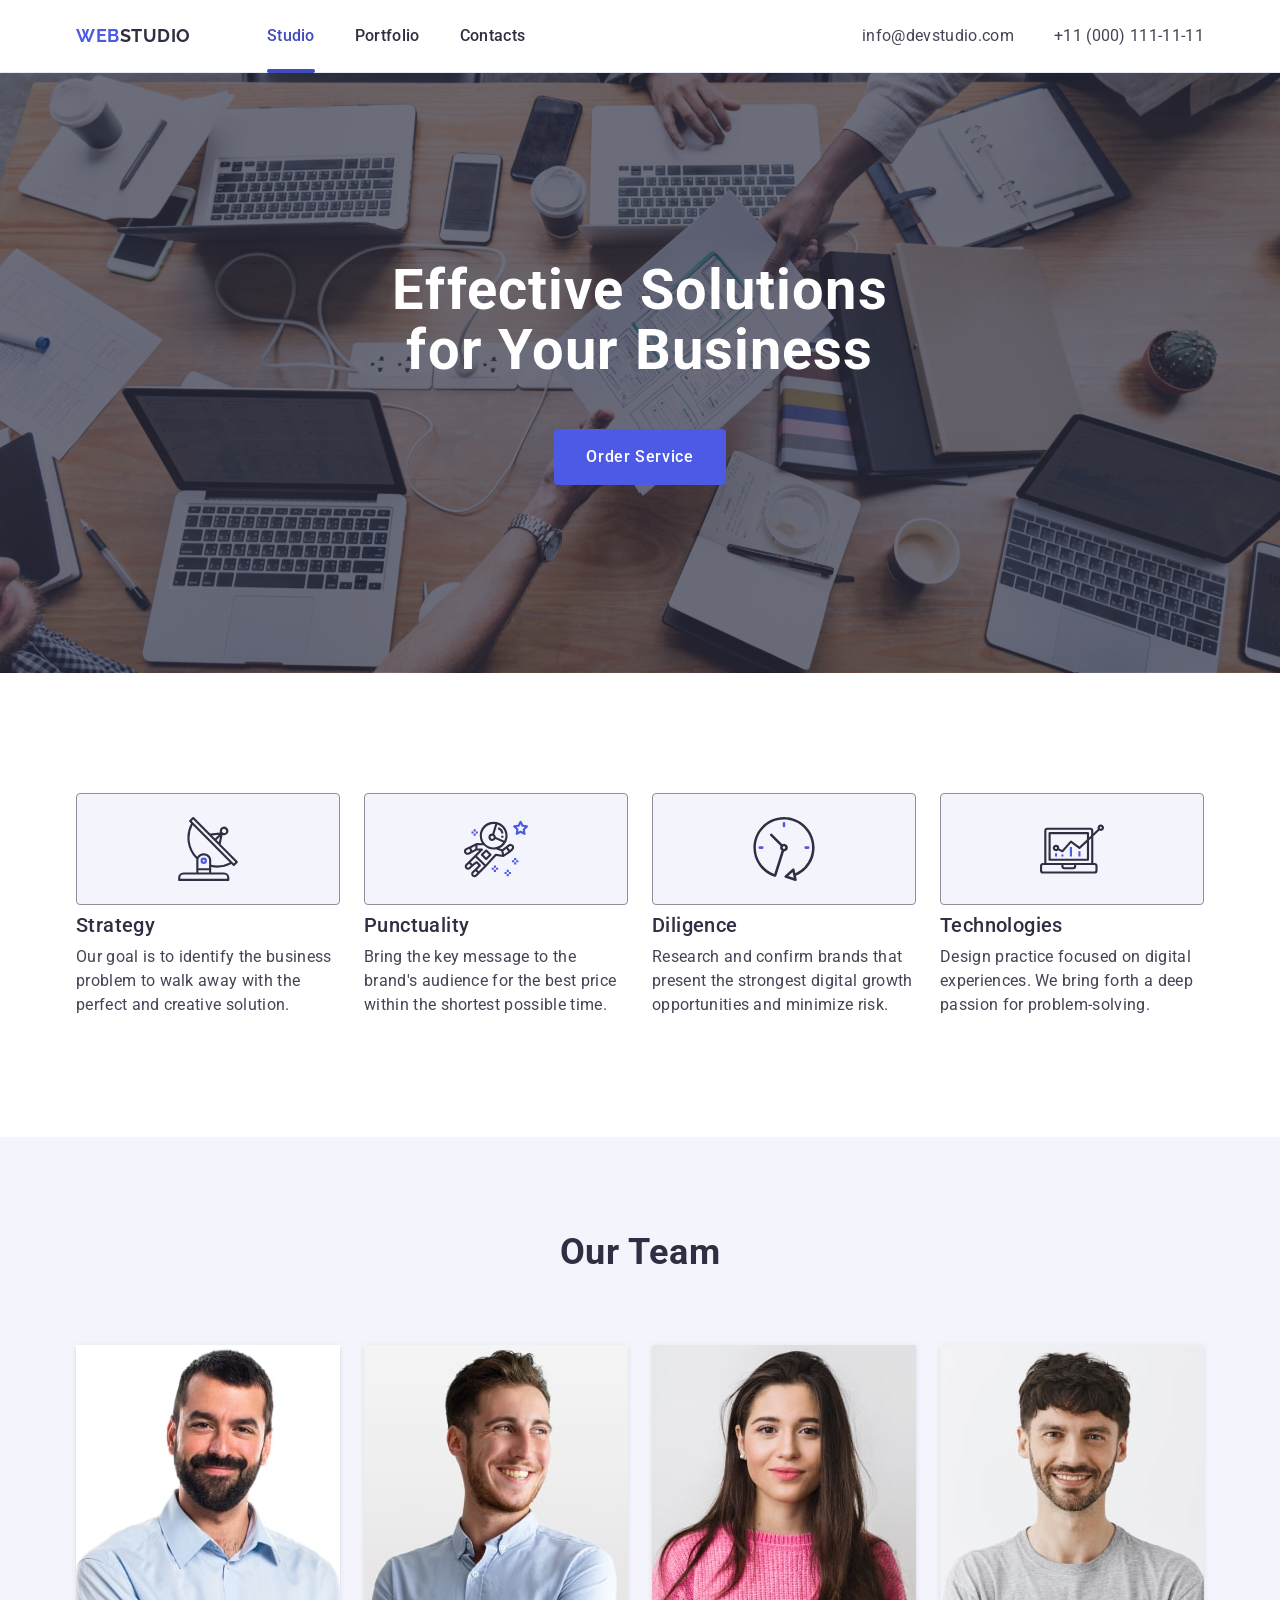
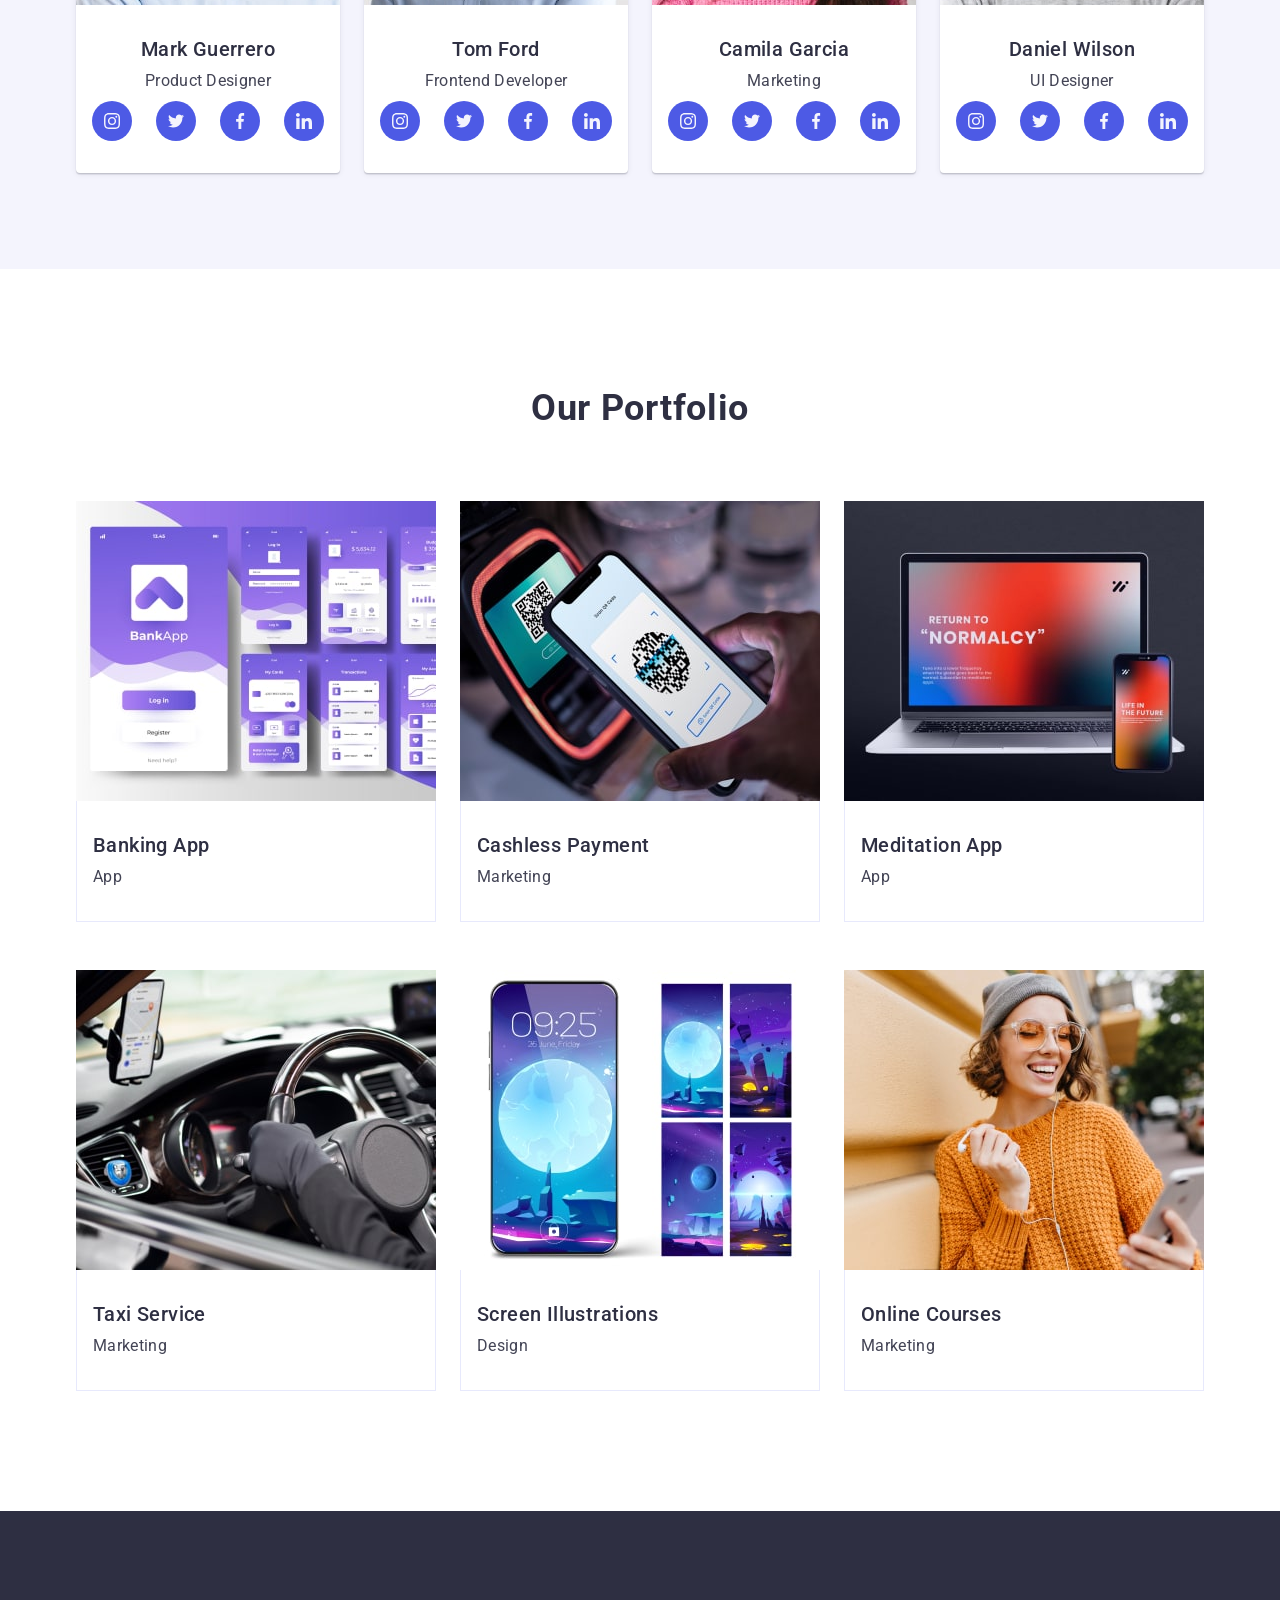
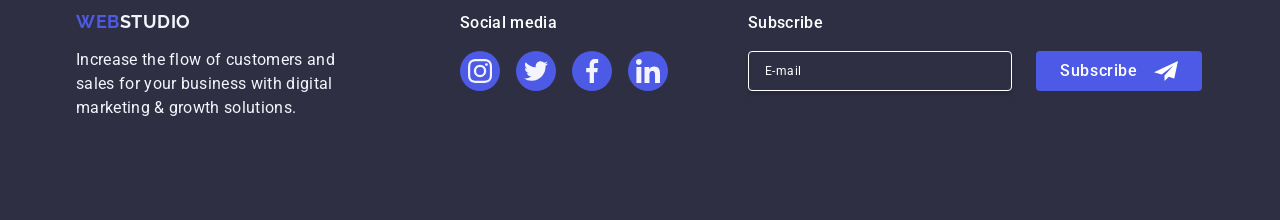
<file: index.html>
<!DOCTYPE html>
<html lang="en">
  <head>
    <meta charset="UTF-8" />
    <meta name="viewport" content="width=device-width, initial-scale=1.0" />
    <title>Web Studio</title>
    <!-- Шрифти -->
    <link rel="preconnect" href="https://fonts.googleapis.com" />
    <link rel="preconnect" href="https://fonts.gstatic.com" crossorigin />
    <link
      href="https://fonts.googleapis.com/css2?family=Raleway:wght@700&family=Roboto:wght@400;500;700&display=swap"
      rel="stylesheet"
    />
    <!-- Нормалізація стилів -->
    <link
      rel="stylesheet"
      href="https://cdnjs.cloudflare.com/ajax/libs/modern-normalize/2.0.0/modern-normalize.min.css"
      integrity="sha512-4xo8blKMVCiXpTaLzQSLSw3KFOVPWhm/TRtuPVc4WG6kUgjH6J03IBuG7JZPkcWMxJ5huwaBpOpnwYElP/m6wg=="
      crossorigin="anonymous"
      referrerpolicy="no-referrer"
    />
    <!-- Підключення css  -->
    <link rel="stylesheet" href="./css/styles.css" />
  </head>

  <body>
    <header class="header">
      <div class="container header-container">
        <nav class="header-nav">
          <a class="header-logo" href="./index.html"
            >Web<span class="accent">Studio</span></a
          >
          <ul class="menu-nav">
            <li class="menu-nav-list">
              <a class="menu-nav-item current" href="./index.html">Studio</a>
            </li>
            <li class="menu-nav-list">
              <a class="menu-nav-item" href="">Portfolio</a>
            </li>
            <li class="menu-nav-list">
              <a class="menu-nav-item" href="">Contacts</a>
            </li>
          </ul>
        </nav>

        <address class="address">
          <ul class="header-address">
            <li>
              <a class="header-address-item" href="mailto:info@devstudio.com"
                >info@devstudio.com</a
              >
            </li>
            <li>
              <a class="header-address-item" href="tel:+110001111111"
                >+11 (000) 111-11-11</a
              >
            </li>
          </ul>
        </address>
        <button type="button" class="menu-open-button">
          <svg class="icon-header" width="16.8" height="14.4">
            <use href="./images/icons.svg#icon-burger"></use>
          </svg>
        </button>
      </div>

      <!-- Mobil menu -->
      <div class="mob-menu">
        <div class="top-mob-menu">
          <!-- Кнопка закриття -->

          <button type="button" class="menu-close-button">
            <svg class="icon-open" width="8" height="8">
              <use href="./images/icons.svg#icon-open"></use>
            </svg>
          </button>

          <!--Меню  -->

          <nav>
            <ul class="mob-menu-nav">
              <li class="mob-menu-nav-list">
                <a class="mob-menu-nav-item mob-current" href="./index.html"
                  >Studio</a
                >
              </li>
              <li class="mob-menu-nav-list">
                <a class="mob-menu-nav-item" href="">Portfolio</a>
              </li>
              <li class="mob-menu-nav-list">
                <a class="mob-menu-nav-item" href="">Contacts</a>
              </li>
            </ul>
          </nav>
        </div>

        <div class="lower-mob-menu">
          <!-- Контакти -->

          <address class="mob-address">
            <ul class="mob-header-address">
              <li class="mob-header-address-list">
                <a
                  class="mob-header-address-item mob-accent"
                  href="mailto:info@devstudio.com"
                  >info@devstudio.com</a
                >
              </li>
              <li>
                <a class="mob-header-address-item" href="tel:+110001111111"
                  >+11 (000) 111-11-11</a
                >
              </li>
            </ul>
          </address>

          <!-- Соц сіти -->

          <ul class="mob-icon-list">
            <li class="mob-icon-item">
              <a href="" class="mob-icon-link">
                <svg class="mob-icon-icon" width="24" height="24">
                  <use href="./images/icons.svg#icon-instagram"></use>
                </svg>
              </a>
            </li>
            <li class="mob-icon-item">
              <a href="" class="mob-icon-link">
                <svg class="mob-icon-icon" width="24" height="24">
                  <use href="./images/icons.svg#icon-twitter"></use>
                </svg>
              </a>
            </li>
            <li class="mob-icon-item">
              <a href="" class="mob-icon-link">
                <svg class="mob-icon-icon" width="24" height="24">
                  <use href="./images/icons.svg#icon-facebook"></use>
                </svg>
              </a>
            </li>
            <li class="mob-icon-item">
              <a href="" class="mob-icon-link">
                <svg class="mob-icon-icon" width="24" height="24">
                  <use href="./images/icons.svg#icon-linkedin"></use>
                </svg>
              </a>
            </li>
          </ul>
        </div>
      </div>
    </header>

    <main>
      <!-- Section 1 -->

      <section class="hero">
        <div class="container">
          <h1 class="hero-title">Effective Solutions for Your Business</h1>
          <button class="hero-button" type="button">Order Service</button>
        </div>
      </section>

      <!-- Section 2 -->

      <section class="features">
        <div class="container">
          <h2 class="visually-hidden">Features</h2>
          <ul class="features-list">
            <li class="features-item">
              <div class="wrap-icon">
                <svg class="features-icon" width="64" height="64">
                  <use href="./images/icons.svg#icon-antenna"></use>
                </svg>
              </div>
              <h3 class="features-title">Strategy</h3>
              <p class="features-title-text">
                Our goal is to identify the business problem to walk away with
                the perfect and creative solution.
              </p>
            </li>

            <li class="features-item">
              <div class="wrap-icon">
                <svg class="features-icon" width="64" height="64">
                  <use href="./images/icons.svg#icon-astronaut"></use>
                </svg>
              </div>
              <h3 class="features-title">Punctuality</h3>
              <p class="features-title-text">
                Bring the key message to the brand's audience for the best price
                within the shortest possible time.
              </p>
            </li>

            <li class="features-item">
              <div class="wrap-icon">
                <svg class="features-icon" width="64" height="64">
                  <use href="./images/icons.svg#icon-clock"></use>
                </svg>
              </div>
              <h3 class="features-title">Diligence</h3>
              <p class="features-title-text">
                Research and confirm brands that present the strongest digital
                growth opportunities and minimize risk.
              </p>
            </li>

            <li class="features-item">
              <div class="wrap-icon">
                <svg class="features-icon" width="64" height="64">
                  <use href="./images/icons.svg#icon-diagram"></use>
                </svg>
              </div>
              <h3 class="features-title">Technologies</h3>
              <p class="features-title-text">
                Design practice focused on digital experiences. We bring forth a
                deep passion for problem-solving.
              </p>
            </li>
          </ul>
        </div>
      </section>

      <!-- Section 3 -->

      <section class="section-team">
        <div class="container">
          <h2 class="team-subtitle">Our Team</h2>

          <ul class="team-list">
            <li class="team-card">
              <img
                srcset="
                  ./images/team_card_1.jpg 1x, 
                  ./images/team_card_1-2x.jpg 2x"
                class="team-list-img"
                src="./images/team_card_1.jpg"
                alt="Team Card 1"
                width="264"
              />

              <div class="team-card-list-container">
                <h3 class="team-title">Mark Guerrero</h3>
                <p class="team-title-text">Product Designer</p>

                <ul class="icon-list">
                  <li class="icon-item">
                    <a href="" class="icon-link">
                      <svg class="icon-icon" width="16" height="16">
                        <use href="./images/icons.svg#icon-instagram"></use>
                      </svg>
                    </a>
                  </li>
                  <li class="icon-item">
                    <a href="" class="icon-link">
                      <svg class="icon-icon" width="16" height="16">
                        <use href="./images/icons.svg#icon-twitter"></use>
                      </svg>
                    </a>
                  </li>
                  <li class="icon-item">
                    <a href="" class="icon-link">
                      <svg class="icon-icon" width="16" height="16">
                        <use href="./images/icons.svg#icon-facebook"></use>
                      </svg>
                    </a>
                  </li>
                  <li class="icon-item">
                    <a href="" class="icon-link">
                      <svg class="icon-icon" width="16" height="16">
                        <use href="./images/icons.svg#icon-linkedin"></use>
                      </svg>
                    </a>
                  </li>
                </ul>
              </div>
            </li>

            <li class="team-card">
              <img
                srcset="
                  ./images/team_card_2.jpg 1x, 
                  ./images/team_card_2-2x.jpg 2x"
                class="team-list-img"
                src="./images/team_card_2.jpg"
                alt="Team Card 2"
                width="264"
              />

              <div class="team-card-list-container">
                <h3 class="team-title">Tom Ford</h3>
                <p class="team-title-text">Frontend Developer</p>
                <ul class="icon-list">
                  <li class="icon-item">
                    <a href="" class="icon-link">
                      <svg class="icon-icon" width="16" height="16">
                        <use href="./images/icons.svg#icon-instagram"></use>
                      </svg>
                    </a>
                  </li>
                  <li class="icon-item">
                    <a href="" class="icon-link">
                      <svg class="icon-icon" width="16" height="16">
                        <use href="./images/icons.svg#icon-twitter"></use>
                      </svg>
                    </a>
                  </li>
                  <li class="icon-item">
                    <a href="" class="icon-link">
                      <svg class="icon-icon" width="16" height="16">
                        <use href="./images/icons.svg#icon-facebook"></use>
                      </svg>
                    </a>
                  </li>
                  <li class="icon-item">
                    <a href="" class="icon-link">
                      <svg class="icon-icon" width="16" height="16">
                        <use href="./images/icons.svg#icon-linkedin"></use>
                      </svg>
                    </a>
                  </li>
                </ul>
              </div>
            </li>

            <li class="team-card">
              <img
                scrset="
                ./images/team_card_3.jpg 1x, 
                ./images/team_card_3-2x.jpg 2x"
                class="team-list-img"
                src="./images/team_card_3.jpg"
                alt="Team Card 3"
                width="264"
              />
              <div class="team-card-list-container">
                <h3 class="team-title">Camila Garcia</h3>
                <p class="team-title-text">Marketing</p>
                <ul class="icon-list">
                  <li class="icon-item">
                    <a href="" class="icon-link">
                      <svg class="icon-icon" width="16" height="16">
                        <use href="./images/icons.svg#icon-instagram"></use>
                      </svg>
                    </a>
                  </li>
                  <li class="icon-item">
                    <a href="" class="icon-link">
                      <svg class="icon-icon" width="16" height="16">
                        <use href="./images/icons.svg#icon-twitter"></use>
                      </svg>
                    </a>
                  </li>
                  <li class="icon-item">
                    <a href="" class="icon-link">
                      <svg class="icon-icon" width="16" height="16">
                        <use href="./images/icons.svg#icon-facebook"></use>
                      </svg>
                    </a>
                  </li>
                  <li class="icon-item">
                    <a href="" class="icon-link">
                      <svg class="icon-icon" width="16" height="16">
                        <use href="./images/icons.svg#icon-linkedin"></use>
                      </svg>
                    </a>
                  </li>
                </ul>
              </div>
            </li>

            <li class="team-card">
              <img
                srcset="
                  ./images/team_card_4.jpg 1x, 
                  ./images/team_card_4-2x.jpg 2x"
                class="team-list-img"
                src="./images/team_card_4.jpg"
                alt="Team Card 4"
                width="264"
              />

              <div class="team-card-list-container">
                <h3 class="team-title">Daniel Wilson</h3>
                <p class="team-title-text">UI Designer</p>
                <ul class="icon-list">
                  <li class="icon-item">
                    <a href="" class="icon-link">
                      <svg class="icon-icon" width="16" height="16">
                        <use href="./images/icons.svg#icon-instagram"></use>
                      </svg>
                    </a>
                  </li>
                  <li class="icon-item">
                    <a href="" class="icon-link">
                      <svg class="icon-icon" width="16" height="16">
                        <use href="./images/icons.svg#icon-twitter"></use>
                      </svg>
                    </a>
                  </li>
                  <li class="icon-item">
                    <a href="" class="icon-link">
                      <svg class="icon-icon" width="16" height="16">
                        <use href="./images/icons.svg#icon-facebook"></use>
                      </svg>
                    </a>
                  </li>
                  <li class="icon-item">
                    <a href="" class="icon-link">
                      <svg class="icon-icon" width="16" height="16">
                        <use href="./images/icons.svg#icon-linkedin"></use>
                      </svg>
                    </a>
                  </li>
                </ul>
              </div>
            </li>
          </ul>
        </div>
      </section>

      <!-- Section 4 -->

      <section class="section-portfolio">
        <div class="container">
          <h2 class="section-portfolio-title">Our Portfolio</h2>
          <ul class="portfolio-list">
            <li class="portfolio-item">
              <div class="portfolio-cover-wrap">
                <picture>
                  <source
                    srcset="
                      ./images/portfolio-1.jpg    1x,
                      ./images/portfolio-1-2x.jpg 2x
                    "
                    media="(min-width:1158px)"
                  />
                  <source
                    srcset="
                    ./images/portfolio-1-tab.jpg    1x,
                    ./images/portfolio-1-tab-2x.jpg 2x  
                    "
                    media="(min-width:767px)"
                  />
                  <source
                    srcset="
                    ./images/portfolio-1-mob.jpg    1x,
                    ./images/portfolio-1-mob-2x.jpg 2x     
                    "
                    media="(max-width:768px)"
                  />
                  <img
                    src="./images/portfolio-1.jpg"
                    alt="Banking App"
                    width="360"
                    height="300"
                  />
                </picture>
                <p class="portfolio-cover-text">
                  14 Stylish and User-Friendly App Design Concepts · Task
                  Manager App · Calorie Tracker App · Exotic Fruit Ecommerce App
                  · Cloud Storage App
                </p>
              </div>

              <div class="portfolio-item-text-container">
                <h3 class="portfolio-title">Banking App</h3>
                <p class="portfolio-title-text">App</p>
              </div>
            </li>
            <li class="portfolio-item">
              <div class="portfolio-cover-wrap">
                <picture>
                  <source
                    srcset="
                      ./images/portfolio-2.jpg    1x,
                      ./images/portfolio-2-2x.jpg 2x
                    "
                    media="(min-width:1158px)"
                  />
                  <source
                    srcset="
                      ./images/portfolio-2-tab.jpg    1x,
                      ./images/portfolio-2-tab-2x.jpg 2x
                    "
                    media="(min-width:767px)"
                  />
                  <source
                    srcset="
                      ./images/portfolio-2-mob.jpg    1x,
                      ./images/portfolio-2-mob-2x.jpg 2x
                    "
                    media="(max-width:768px)"
                  />
                  <img
                    src="./images/portfolio-2.jpg"
                    alt="Cashless Payment"
                    width="360"
                    height="300"
                  />
                </picture>
                <p class="portfolio-cover-text">
                  14 Stylish and User-Friendly App Design Concepts · Task
                  Manager App · Calorie Tracker App · Exotic Fruit Ecommerce App
                  · Cloud Storage App
                </p>
              </div>
              <div class="portfolio-item-text-container">
                <h3 class="portfolio-title">Cashless Payment</h3>
                <p class="portfolio-title-text">Marketing</p>
              </div>
            </li>
            <li class="portfolio-item">
              <div class="portfolio-cover-wrap">
                <picture>
                  <source
                    srcset="
                      ./images/portfolio-3.jpg    1x,
                      ./images/portfolio-3-2x.jpg 2x
                    "
                    media="(min-width:1158px)"
                  />
                  <source
                    srcset="
                      ./images/portfolio-3-tab.jpg    1x,
                      ./images/portfolio-3-tab-2x.jpg 2x
                    "
                    media="(min-width:767px)"
                  />
                  <source
                    srcset="
                      ./images/portfolio-3-mob.jpg    1x,
                      ./images/portfolio-3-mob-2x.jpg 2x
                    "
                    media="(max-width:768px)"
                  />
                  <img
                    src="./images/portfolio-3.jpg"
                    alt="Meditation App"
                    width="360"
                    height="300"
                  />
                </picture>
                <p class="portfolio-cover-text">
                  14 Stylish and User-Friendly App Design Concepts · Task
                  Manager App · Calorie Tracker App · Exotic Fruit Ecommerce App
                  · Cloud Storage App
                </p>
              </div>
              <div class="portfolio-item-text-container">
                <h3 class="portfolio-title">Meditation App</h3>
                <p class="portfolio-title-text">App</p>
              </div>
            </li>
            <li class="portfolio-item">
              <div class="portfolio-cover-wrap">
                <picture>
                  <source
                    srcset="
                      ./images/portfolio-4.jpg    1x,
                      ./images/portfolio-4-2x.jpg 2x
                    "
                    media="(min-width:1158px)"
                  />
                  <source
                    srcset="
                      ./images/portfolio-4-tab.jpg    1x,
                      ./images/portfolio-4-tab-2x.jpg 2x
                    "
                    media="(min-width:767px)"
                  />
                  <source
                    srcset="
                      ./images/portfolio-4-mob.jpg    1x,
                      ./images/portfolio-4-mob-2x.jpg 2x
                    "
                    media="(max-width:768px)"
                  />
                  <img
                    src="./images/portfolio-4.jpg"
                    alt="Taxi Service"
                    width="360"
                    height="300"
                  />
                </picture>
                <p class="portfolio-cover-text">
                  14 Stylish and User-Friendly App Design Concepts · Task
                  Manager App · Calorie Tracker App · Exotic Fruit Ecommerce App
                  · Cloud Storage App
                </p>
              </div>
              <div class="portfolio-item-text-container">
                <h3 class="portfolio-title">Taxi Service</h3>
                <p class="portfolio-title-text">Marketing</p>
              </div>
            </li>
            <li class="portfolio-item">
              <div class="portfolio-cover-wrap">
                <picture>
                  <source
                    srcset="
                      ./images/portfolio-5.jpg    1x,
                      ./images/portfolio-5-2x.jpg 2x
                    "
                    media="(min-width:1158px)"
                  />
                  <source
                    srcset="
                      ./images/portfolio-5-tab.jpg    1x,
                      ./images/portfolio-5-tab-2x.jpg 2x
                    "
                    media="(min-width:767px)"
                  />
                  <source
                    srcset="
                      ./images/portfolio-5-mob.jpg    1x,
                      ./images/portfolio-5-mob-2x.jpg 2x
                    "
                    media="(max-width:768px)"
                  />
                  <img
                    src="./images/portfolio-5.jpg"
                    alt="Screen Illustrations"
                    width="360"
                    height="300"
                  />
                </picture>
                <p class="portfolio-cover-text">
                  14 Stylish and User-Friendly App Design Concepts · Task
                  Manager App · Calorie Tracker App · Exotic Fruit Ecommerce App
                  · Cloud Storage App
                </p>
              </div>
              <div class="portfolio-item-text-container">
                <h3 class="portfolio-title">Screen Illustrations</h3>
                <p class="portfolio-title-text">Design</p>
              </div>
            </li>
            <li class="portfolio-item">
              <div class="portfolio-cover-wrap">
                <picture>
                  <source
                    srcset="
                      ./images/portfolio-6.jpg    1x,
                      ./images/portfolio-6-2x.jpg 2x
                    "
                    media="(min-width:1158px)"
                  />
                  <source
                    srcset="
                      ./images/portfolio-6-tab.jpg    1x,
                      ./images/portfolio-6-tab-2x.jpg 2x
                    "
                    media="(min-width:767px)"
                  />
                  <source
                    srcset="
                      ./images/portfolio-6-mob.jpg    1x,
                      ./images/portfolio-6-mob-2x.jpg 2x
                    "
                    media="(max-width:768px)"
                  />
                  <img
                    src="./images/portfolio-6.jpg"
                    alt="Online Courses"
                    width="360"
                    height="300"
                  />
                </picture>
                <p class="portfolio-cover-text">
                  14 Stylish and User-Friendly App Design Concepts · Task
                  Manager App · Calorie Tracker App · Exotic Fruit Ecommerce App
                  · Cloud Storage App
                </p>
              </div>
              <div class="portfolio-item-text-container">
                <h3 class="portfolio-title">Online Courses</h3>
                <p class="portfolio-title-text">Marketing</p>
              </div>
            </li>
          </ul>
        </div>
      </section>
    </main>

    <!-- FOOTER -->
    
    <footer class="footer">
      <div class="container footer-wrap">
        <div class="top-footer">
          <div class="footer-content">
            <a class="footer-logo" href="./index.html"
              >Web<span class="accent">Studio</span></a
            >
            <p class="footer-text">
              Increase the flow of customers and sales for your business with
              digital marketing & growth solutions.
            </p>
          </div>
          <div class="footer-soc-list">
            <p class="footer-soc-list-text">Social media</p>
            <ul class="icon-list-footer">
              <li class="icon-item">
                <a href="" class="icon-link-footer">
                  <svg class="icon-icon" width="24" height="24">
                    <use href="./images/icons.svg#icon-instagram"></use>
                  </svg>
                </a>
              </li>
              <li class="icon-item">
                <a href="" class="icon-link-footer">
                  <svg class="icon-icon" width="24" height="24">
                    <use href="./images/icons.svg#icon-twitter"></use>
                  </svg>
                </a>
              </li>
              <li class="icon-item">
                <a href="" class="icon-link-footer">
                  <svg class="icon-icon" width="24" height="24">
                    <use href="./images/icons.svg#icon-facebook"></use>
                  </svg>
                </a>
              </li>
              <li class="icon-item">
                <a href="" class="icon-link-footer">
                  <svg class="icon-icon" width="24" height="24">
                    <use href="./images/icons.svg#icon-linkedin"></use>
                  </svg>
                </a>
              </li>
            </ul>
          </div>
        </div>
        <div class="footer-subscribe">
          <p class="footer-subscribe-text">Subscribe</p>
          <form class="footer-form">
            <label class="footer-label">
              <input
                class="footer-input"
                type="email"
                name="footer-email"
                placeholder="E-mail"
            /></label>
            <button type="submit" class="footer-btn">
              Subscribe
              <svg class="subscibe-icon" width="24" height="24">
                <use href="./images/icons.svg#icon-subscribe"></use>
              </svg>
            </button>
          </form>
        </div>
      </div>
    </footer>

    <!-- Modalka -->

    <div class="backdrop">
      <div class="modal">
        <button type="button" class="modal-open-btn">
          <svg class="icon-open" width="8" height="8">
            <use href="./images/icons.svg#icon-open"></use>
          </svg>
        </button>
        <p class="modal-title">Leave your contacts and we will call you back</p>
        <form class="modal-form">
          <div class="modal-label-wrap">
            <label class="modal-label" for="user-name">Name</label>
            <div class="modal-input-wrap">
              <input
                type="text"
                class="modal-input"
                name="user-name"
                id="user-name"
              />
              <svg class="modal-field-icon" width="18" height="24">
                <use href="./images/icons.svg#icon-user-name"></use>
              </svg>
            </div>
          </div>
          <div class="modal-label-wrap">
            <label class="modal-label" for="user-tel">Phone</label>
            <div class="modal-input-wrap">
              <input
                type="tel"
                class="modal-input"
                name="user-tel"
                required
                id="user-tel"
              />
              <svg class="modal-field-icon" width="18" height="24">
                <use href="./images/icons.svg#icon-email"></use>
              </svg>
            </div>
          </div>
          <div class="modal-label-wrap">
            <label class="modal-label" for="user-email">Email</label>
            <div class="modal-input-wrap">
              <input
                type="email"
                class="modal-input"
                name="user-email"
                id="user-email"
              />
              <svg class="modal-field-icon" width="18" height="24">
                <use href="./images/icons.svg#icon-phone"></use>
              </svg>
            </div>
          </div>
          <div class="modal-field">
            <label class="modal-label" for="user-comment">Comment </label>
            <textarea
              class="modal-textarea"
              name="user-comment"
              id="user-comment"
              placeholder="Text input"
            ></textarea>
          </div>
          <div class="modal-field checkbox-field">
            <input
              type="checkbox"
              name="user-privacy"
              class="modal-check visually-hidden"
              value="true"
              id="user-privacy"
            />
            <label for="user-privacy" class="check-text">
              <span class="checkbox-container">
                <svg class="icon-check" width="10" height="8">
                  <use href="./images/icons.svg#icon-check"></use>
                </svg>
              </span>
              <span> I accept the terms and conditions of the
              <a href="" class="modal-policy-link">Privacy Policy</a></span></label
            >
          </div>
          <button class="modal-btn" type="submit">Send</button>
        </form>
      </div>
    </div>
  </body>
</html>
</file>
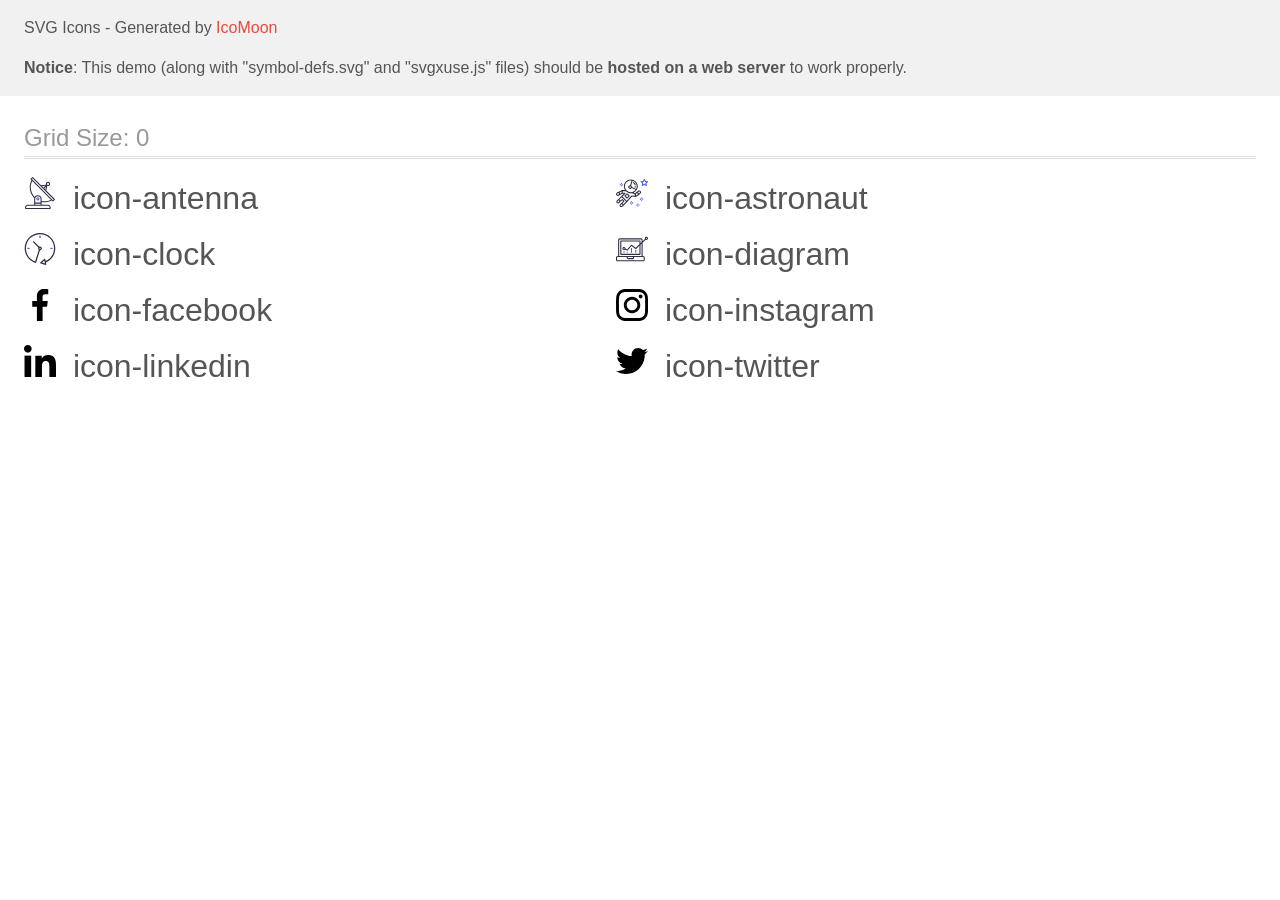
<file: images/svg/icomoon/demo-external-svg.html>
<!doctype html>
<html>
<head>
    <title>IcoMoon - SVG Icons</title>
    <meta charset="utf-8">
    <meta name="viewport" content="width=device-width, initial-scale=1">
    <link rel="stylesheet" href="demo-files/demo.css">
    <link rel="stylesheet" href="style.css">
</head>
<body>
<header class="bgc1 clearfix">
<div class="mhl">
    <p>SVG Icons - Generated by <a href="https://icomoon.io/app">IcoMoon</a></p><p><strong>Notice</strong>: This demo (along with "symbol-defs.svg" and "svgxuse.js" files) should be <b>hosted on a web server</b> to work properly.</p>
</div>
</header>
    <div class="clearfix mhl ptl">
        <h1 class="mvm mtn fgc1">Grid Size: 0</h1>
        <div class="glyph fs1">
            <div class="clearfix pbs">
                <svg class="icon icon-antenna"><use xlink:href="symbol-defs.svg#icon-antenna"></use></svg><span class="name"> icon-antenna</span>
            </div>
        </div>
        <div class="glyph fs1">
            <div class="clearfix pbs">
                <svg class="icon icon-astronaut"><use xlink:href="symbol-defs.svg#icon-astronaut"></use></svg><span class="name"> icon-astronaut</span>
            </div>
        </div>
        <div class="glyph fs1">
            <div class="clearfix pbs">
                <svg class="icon icon-clock"><use xlink:href="symbol-defs.svg#icon-clock"></use></svg><span class="name"> icon-clock</span>
            </div>
        </div>
        <div class="glyph fs1">
            <div class="clearfix pbs">
                <svg class="icon icon-diagram"><use xlink:href="symbol-defs.svg#icon-diagram"></use></svg><span class="name"> icon-diagram</span>
            </div>
        </div>
        <div class="glyph fs1">
            <div class="clearfix pbs">
                <svg class="icon icon-facebook"><use xlink:href="symbol-defs.svg#icon-facebook"></use></svg><span class="name"> icon-facebook</span>
            </div>
        </div>
        <div class="glyph fs1">
            <div class="clearfix pbs">
                <svg class="icon icon-instagram"><use xlink:href="symbol-defs.svg#icon-instagram"></use></svg><span class="name"> icon-instagram</span>
            </div>
        </div>
        <div class="glyph fs1">
            <div class="clearfix pbs">
                <svg class="icon icon-linkedin"><use xlink:href="symbol-defs.svg#icon-linkedin"></use></svg><span class="name"> icon-linkedin</span>
            </div>
        </div>
        <div class="glyph fs1">
            <div class="clearfix pbs">
                <svg class="icon icon-twitter"><use xlink:href="symbol-defs.svg#icon-twitter"></use></svg><span class="name"> icon-twitter</span>
            </div>
        </div>
  </div>
<script defer src="svgxuse.js"></script>
</body>
</html>
</file>
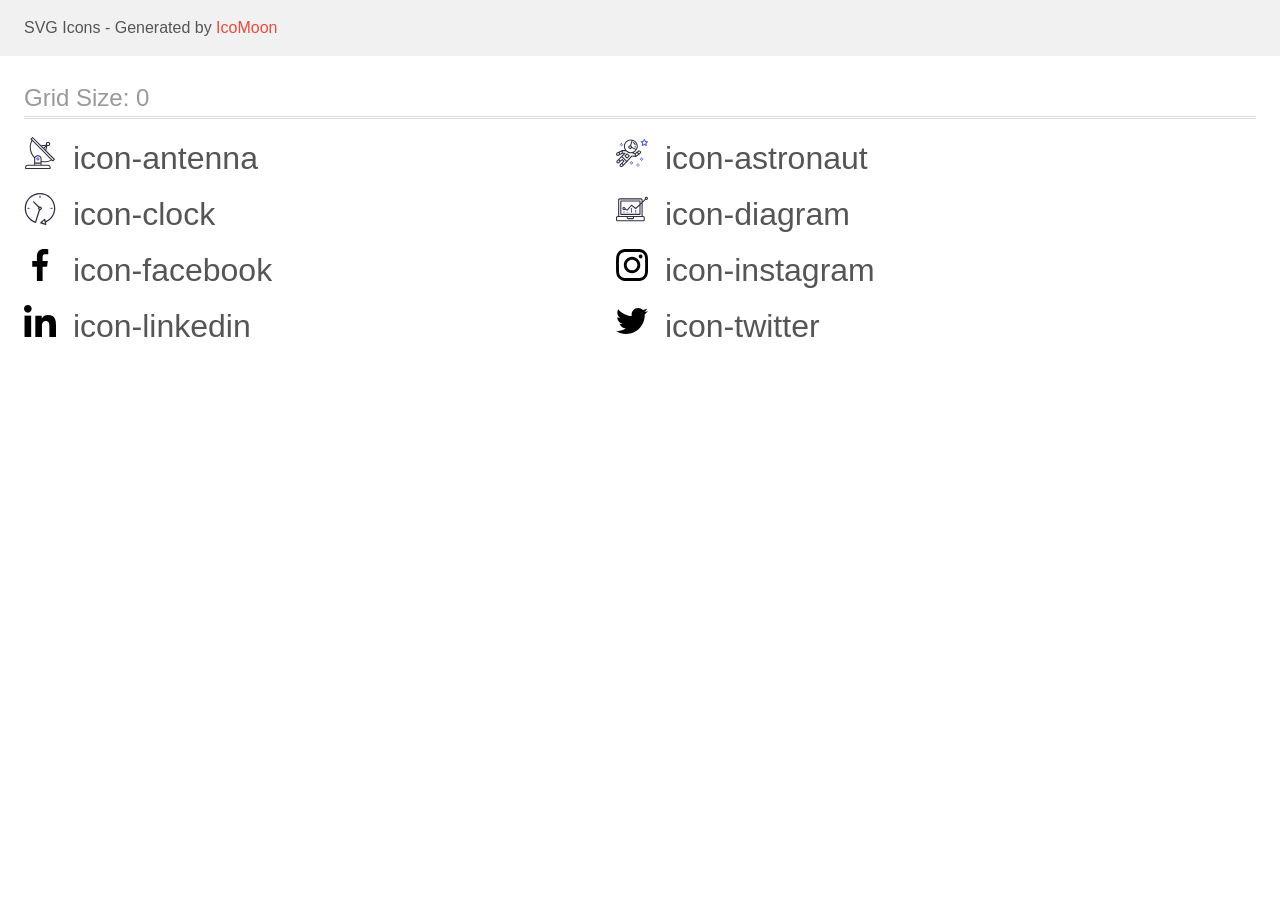
<file: images/svg/icomoon/demo.html>
<!doctype html>
<html>
<head>
    <title>IcoMoon - SVG Icons</title>
    <meta charset="utf-8">
    <meta name="viewport" content="width=device-width, initial-scale=1">
    <link rel="stylesheet" href="demo-files/demo.css">
    <link rel="stylesheet" href="style.css">
</head>
<body>
<svg aria-hidden="true" style="position: absolute; width: 0; height: 0; overflow: hidden;" version="1.1" xmlns="http://www.w3.org/2000/svg" xmlns:xlink="http://www.w3.org/1999/xlink">
<defs>
<symbol id="icon-antenna" viewBox="0 0 32 32">
<path fill="#2e2f42" style="fill: var(--color1, #2e2f42)" d="M30.773 22.098l-8.443-8.505 0.937-4.615c0.242 0.094 0.499 0.144 0.758 0.146h0.006c1.192 0.014 2.17-0.941 2.184-2.133s-0.941-2.17-2.133-2.184c-1.192-0.014-2.17 0.941-2.184 2.133-0.003 0.255 0.039 0.509 0.125 0.749l-4.96 0.605-8.091-8.133c-0.099-0.101-0.235-0.159-0.377-0.16-0.14 0.001-0.274 0.056-0.373 0.155l-1.513 1.504c-0.208 0.208-0.208 0.546 0 0.754l0.814 0.826c-3.153 5.798-2.129 12.978 2.519 17.663 0.043 0.041 0.092 0.074 0.146 0.098-0.034 0.18-0.051 0.364-0.052 0.547v6.187h-6.4c-1.472 0.002-2.665 1.195-2.667 2.667v1.067c0 0.295 0.239 0.533 0.533 0.533h24.533c0.295 0 0.533-0.239 0.533-0.533v-1.067c-0.002-1.472-1.195-2.665-2.667-2.667h-6.4v-2.742c1.003 0.21 2.024 0.317 3.049 0.32 2.458-0.003 4.877-0.615 7.040-1.783l0.818 0.823c0.099 0.101 0.235 0.159 0.377 0.16 0.14-0.001 0.274-0.056 0.373-0.155l1.513-1.504c0.208-0.208 0.208-0.546 0-0.754zM23.28 6.233c0.418-0.415 1.093-0.414 1.509 0.004s0.414 1.093-0.004 1.508c-0.2 0.199-0.47 0.31-0.752 0.31h-0.003c-0.589-0.003-1.064-0.483-1.061-1.072 0.002-0.282 0.115-0.552 0.314-0.751h-0.002zM22.024 9.738l-0.598 2.946-1.175-1.182 1.774-1.763zM21.419 8.836l-1.92 1.909-1.485-1.493 3.405-0.415zM24.004 28.8c0.884 0 1.6 0.716 1.6 1.6v0.533h-23.467v-0.533c0-0.884 0.716-1.6 1.6-1.6h20.267zM16.537 26.667v1.067h-5.333v-1.067h5.333zM11.204 25.6v-4.053c0-1.294 1.196-2.347 2.667-2.347s2.667 1.053 2.667 2.347v4.053h-5.333zM17.604 23.904v-2.357c0-1.882-1.675-3.413-3.733-3.413-1.331-0.020-2.576 0.657-3.281 1.786-4.058-4.274-4.971-10.645-2.279-15.887l18.602 18.708c-2.872 1.461-6.165 1.873-9.309 1.163zM28.893 23.22l-21.057-21.181 0.755-0.752 7.935 7.98c0.004 0 0.006 0.007 0.010 0.010l13.115 13.191-0.757 0.752z"></path>
<path fill="#4d5ae5" style="fill: var(--color2, #4d5ae5)" d="M13.876 20.267h-0.005c-0.884-0.001-1.601 0.714-1.602 1.598s0.714 1.601 1.598 1.602h0.005c0.884 0.001 1.601-0.714 1.602-1.598s-0.714-1.601-1.598-1.602zM14.249 22.245c-0.1 0.1-0.236 0.156-0.378 0.155-0.295-0.002-0.532-0.242-0.531-0.536 0.001-0.141 0.057-0.276 0.157-0.375s0.233-0.154 0.373-0.155c0.295 0.002 0.532 0.242 0.531 0.536-0.001 0.141-0.057 0.276-0.157 0.375h0.005z"></path>
</symbol>
<symbol id="icon-astronaut" viewBox="0 0 32 32">
<path fill="#4d5ae5" style="fill: var(--color2, #4d5ae5)" d="M31.974 4.524c-0.063-0.193-0.229-0.333-0.43-0.363l-1.91-0.278-0.855-1.731c-0.179-0.365-0.777-0.365-0.956 0l-0.855 1.731-1.91 0.278c-0.201 0.029-0.367 0.17-0.431 0.363-0.062 0.193-0.011 0.405 0.135 0.547l1.383 1.348-0.326 1.903c-0.034 0.2 0.048 0.402 0.212 0.522 0.166 0.121 0.382 0.135 0.562 0.040l1.709-0.899 1.709 0.899c0.078 0.041 0.164 0.061 0.249 0.061 0.11 0 0.221-0.034 0.314-0.102 0.164-0.119 0.246-0.322 0.212-0.522l-0.326-1.903 1.383-1.348c0.145-0.142 0.197-0.354 0.135-0.547zM29.511 5.851c-0.125 0.122-0.183 0.299-0.153 0.472l0.191 1.114-1-0.526c-0.078-0.041-0.163-0.061-0.249-0.061s-0.17 0.020-0.249 0.061l-1.001 0.526 0.191-1.114c0.030-0.173-0.028-0.349-0.153-0.472l-0.81-0.789 1.119-0.163c0.174-0.025 0.324-0.134 0.402-0.292l0.5-1.013 0.5 1.013c0.078 0.157 0.228 0.267 0.402 0.292l1.119 0.163-0.809 0.789z"></path>
<path fill="#4d5ae5" style="fill: var(--color2, #4d5ae5)" d="M26.133 20.522h-1.067v1.067h1.067v-1.067z"></path>
<path fill="#4d5ae5" style="fill: var(--color2, #4d5ae5)" d="M26.133 22.656h-1.067v1.067h1.067v-1.067z"></path>
<path fill="#4d5ae5" style="fill: var(--color2, #4d5ae5)" d="M27.2 21.589h-1.067v1.067h1.067v-1.067z"></path>
<path fill="#4d5ae5" style="fill: var(--color2, #4d5ae5)" d="M25.067 21.589h-1.067v1.067h1.067v-1.067z"></path>
<path fill="#4d5ae5" style="fill: var(--color2, #4d5ae5)" d="M22.4 26.389h-1.067v1.067h1.067v-1.067z"></path>
<path fill="#4d5ae5" style="fill: var(--color2, #4d5ae5)" d="M22.4 28.522h-1.067v1.067h1.067v-1.067z"></path>
<path fill="#4d5ae5" style="fill: var(--color2, #4d5ae5)" d="M23.467 27.456h-1.067v1.067h1.067v-1.067z"></path>
<path fill="#4d5ae5" style="fill: var(--color2, #4d5ae5)" d="M21.333 27.456h-1.067v1.067h1.067v-1.067z"></path>
<path fill="#4d5ae5" style="fill: var(--color2, #4d5ae5)" d="M16 24.256h-1.067v1.067h1.067v-1.067z"></path>
<path fill="#4d5ae5" style="fill: var(--color2, #4d5ae5)" d="M16 26.389h-1.067v1.067h1.067v-1.067z"></path>
<path fill="#4d5ae5" style="fill: var(--color2, #4d5ae5)" d="M17.067 25.322h-1.067v1.067h1.067v-1.067z"></path>
<path fill="#4d5ae5" style="fill: var(--color2, #4d5ae5)" d="M14.933 25.322h-1.067v1.067h1.067v-1.067z"></path>
<path fill="#4d5ae5" style="fill: var(--color2, #4d5ae5)" d="M5.867 6.122h-1.067v1.067h1.067v-1.067z"></path>
<path fill="#4d5ae5" style="fill: var(--color2, #4d5ae5)" d="M5.867 8.255h-1.067v1.067h1.067v-1.067z"></path>
<path fill="#4d5ae5" style="fill: var(--color2, #4d5ae5)" d="M6.933 7.189h-1.067v1.067h1.067v-1.067z"></path>
<path fill="#4d5ae5" style="fill: var(--color2, #4d5ae5)" d="M4.8 7.189h-1.067v1.067h1.067v-1.067z"></path>
<path fill="#2e2f42" style="fill: var(--color1, #2e2f42)" d="M24.715 14.159c-0.287-0.388-0.709-0.637-1.188-0.705-0.481-0.068-0.956 0.058-1.34 0.352l-1.252 0.96-1.898 1.417-1.358-0.541c2.421-1.086 4.114-3.508 4.114-6.32 0-3.823-3.123-6.933-6.961-6.933s-6.961 3.11-6.961 6.933c0 1.386 0.414 2.674 1.12 3.758l-2.764-0.024c-0.002 0-0.003 0-0.005 0-0.009 0-0.015 0.004-0.023 0.005-0.053 0.002-0.105 0.013-0.155 0.031-0.013 0.005-0.026 0.008-0.038 0.013-0.006 0.003-0.013 0.003-0.019 0.006l-3.233 1.596c-0.001 0-0.001 0-0.001 0.001l-1.893 0.911c-0.021 0.009-0.042 0.021-0.063 0.035-0.755 0.502-1.012 1.489-0.598 2.295 0.22 0.429 0.595 0.745 1.056 0.889 0.178 0.055 0.359 0.083 0.539 0.083 0.29 0 0.577-0.071 0.839-0.211l1.388-0.738 2.264-1.169 1.357-0.008-5.442 5.416c-0.001 0.001-0.001 0.001-0.002 0.001l-1.339 1.333c-0.316 0.315-0.49 0.732-0.49 1.178s0.174 0.863 0.49 1.179c0.325 0.323 0.752 0.485 1.179 0.485s0.854-0.162 1.18-0.485l1.314-1.309 1.741-1.3 0.901 0.897-1.762 1.754c-0 0.001-0.001 0.001-0.002 0.001l-1.339 1.333c-0.316 0.315-0.49 0.732-0.49 1.178s0.174 0.863 0.49 1.179c0.325 0.323 0.753 0.485 1.18 0.485s0.855-0.162 1.18-0.485l3.482-3.467c0.001-0.001 0.001-0.001 0.001-0.002l1.010-1-0.004-0.004c0.006-0.006 0.015-0.009 0.022-0.015l5.166-5.658 3.471 0.494c0.025 0.004 0.050 0.005 0.075 0.005 0.065 0 0.127-0.015 0.187-0.038 0.018-0.006 0.033-0.015 0.050-0.023 0.019-0.010 0.039-0.015 0.058-0.027l3.213-2.133c0.012-0.008 0.018-0.021 0.029-0.029 0.013-0.010 0.029-0.014 0.041-0.026l1.271-1.191c0.662-0.62 0.753-1.635 0.212-2.362zM2.13 17.77c-0.173 0.093-0.37 0.111-0.558 0.052-0.187-0.058-0.338-0.186-0.427-0.358-0.161-0.314-0.068-0.695 0.214-0.902l1.314-0.632 0.449 1.313-0.992 0.527zM5.628 15.942l-1.548 0.8-0.439-1.283 2.027-1.001-0.040 1.484zM20.727 9.322c0 0.918-0.219 1.785-0.599 2.559l-4.181-1.899c-0.044-0.573-0.341-1.075-0.788-1.388l1.464-4.86c2.378 0.756 4.105 2.974 4.105 5.588zM8.938 9.322c0-3.235 2.644-5.867 5.894-5.867 0.253 0 0.5 0.021 0.745 0.052l-1.432 4.754c-0.019-0.001-0.037-0.006-0.057-0.006-1.033 0-1.873 0.837-1.873 1.867s0.84 1.867 1.873 1.867c0.694 0 1.294-0.383 1.618-0.945l3.862 1.755c-1.075 1.446-2.795 2.39-4.737 2.39-3.25 0-5.894-2.632-5.894-5.867zM14.894 10.122c0 0.441-0.362 0.8-0.806 0.8s-0.806-0.359-0.806-0.8c0-0.441 0.362-0.8 0.806-0.8s0.806 0.359 0.806 0.8zM2.465 25.146c-0.236 0.234-0.619 0.234-0.854 0.001-0.114-0.114-0.176-0.263-0.176-0.423s0.062-0.309 0.176-0.421l0.962-0.958 0.851 0.848-0.959 0.955zM5.679 28.88c-0.236 0.234-0.619 0.235-0.855 0.001-0.114-0.114-0.176-0.263-0.176-0.423s0.062-0.309 0.176-0.421l0.963-0.959 0.852 0.848-0.96 0.955zM9.16 25.411c-0.001 0-0.001 0-0.002 0.001l-1.765 1.76-0.852-0.848 1.763-1.755c0 0 0 0 0-0s0.001-0.001 0.002-0.001c0.040-0.040 0.065-0.088 0.090-0.135 0.007-0.014 0.020-0.026 0.026-0.040 0.017-0.041 0.019-0.085 0.026-0.129 0.003-0.025 0.014-0.047 0.014-0.073 0-0.036-0.013-0.070-0.020-0.106-0.006-0.032-0.006-0.065-0.019-0.095-0.020-0.050-0.055-0.094-0.091-0.138-0.010-0.012-0.014-0.027-0.025-0.038 0 0 0 0-0.001 0s-0.001-0.002-0.001-0.002l-1.607-1.6c-0.017-0.017-0.039-0.024-0.058-0.038-0.028-0.022-0.055-0.042-0.087-0.058-0.030-0.015-0.061-0.024-0.093-0.033-0.034-0.010-0.067-0.017-0.103-0.020-0.033-0.002-0.063 0.001-0.095 0.005-0.036 0.004-0.069 0.009-0.104 0.020-0.034 0.011-0.063 0.027-0.094 0.045-0.020 0.011-0.042 0.015-0.061 0.029l-1.773 1.324-0.901-0.897 2.399-2.386 4.361 4.289-0.928 0.919zM15.979 18.394c-0.015-0.002-0.030 0.004-0.045 0.003-0.039-0.002-0.076 0.001-0.115 0.007-0.030 0.005-0.059 0.011-0.088 0.021-0.034 0.012-0.065 0.028-0.097 0.047-0.030 0.018-0.057 0.037-0.083 0.061-0.013 0.011-0.028 0.017-0.040 0.029l-4.698 5.146-4.328-4.257 2.833-2.818c0.209-0.208 0.21-0.546 0.002-0.755-0.105-0.105-0.243-0.157-0.381-0.156v-0.001l-2.219 0.013 0.028-1.607 3.104 0.027c1.265 1.294 3.029 2.101 4.981 2.101 0.437 0 0.864-0.045 1.279-0.123 0.040 0.032 0.079 0.065 0.13 0.085l2.41 0.96 0.152 0.758 0.178 0.885-3.003-0.427zM20.020 18.572l-0.313-1.558 1.446-1.080 0.947 1.257-2.080 1.381zM23.774 15.741l-0.838 0.785-0.931-1.236 0.831-0.637c0.155-0.119 0.351-0.168 0.543-0.143 0.193 0.027 0.364 0.128 0.48 0.284 0.217 0.292 0.18 0.699-0.085 0.947z"></path>
<path fill="#2e2f42" style="fill: var(--color1, #2e2f42)" d="M13.602 18.544l-2.143-2.133c-0.207-0.207-0.545-0.207-0.753 0l-2.142 2.133c-0.1 0.101-0.157 0.236-0.157 0.378s0.056 0.278 0.157 0.378l2.142 2.133c0.104 0.103 0.241 0.155 0.377 0.155s0.273-0.052 0.376-0.155l2.143-2.133c0.1-0.1 0.157-0.236 0.157-0.378s-0.057-0.278-0.157-0.378zM11.083 20.303l-1.387-1.381 1.387-1.381 1.387 1.381-1.387 1.381z"></path>
<path fill="#2e2f42" style="fill: var(--color1, #2e2f42)" d="M17.164 5.071l-0.258 1.036c0.071 0.018 1.738 0.452 1.738 2.149h1.067c-0-2.017-1.666-2.965-2.547-3.185z"></path>
<path fill="#2e2f42" style="fill: var(--color1, #2e2f42)" d="M19.711 9.322h-1.067v1.067h1.067v-1.067z"></path>
</symbol>
<symbol id="icon-clock" viewBox="0 0 32 32">
<path fill="#2e2f42" style="fill: var(--color1, #2e2f42)" d="M31.297 15.301c-0.002-8.452-6.855-15.303-15.308-15.301s-15.303 6.855-15.301 15.308c0.001 6.658 4.307 12.551 10.649 14.576 0.061 0.019 0.124 0.029 0.187 0.029 0.121-0 0.239-0.032 0.342-0.094 0.135-0.080 0.236-0.207 0.283-0.356l3.865-12.25c1.057-0.005 1.909-0.866 1.903-1.923s-0.866-1.909-1.923-1.903c-0.284 0.001-0.565 0.067-0.82 0.191l-5.106-5.107c-0.253-0.245-0.657-0.238-0.902 0.016-0.239 0.247-0.239 0.639 0 0.886l5.103 5.109c-0.392 0.799-0.168 1.764 0.536 2.309l-3.683 11.673c-7.278-2.681-11.004-10.754-8.323-18.032s10.754-11.004 18.032-8.323c7.278 2.681 11.004 10.754 8.323 18.032-1.31 3.556-4.001 6.431-7.462 7.973l-0.398-1.874c-0.073-0.345-0.411-0.565-0.756-0.492-0.109 0.023-0.209 0.074-0.293 0.148l-3.837 3.426c-0.263 0.234-0.287 0.637-0.052 0.9 0.076 0.085 0.174 0.149 0.283 0.184l4.899 1.564c0.335 0.108 0.694-0.077 0.802-0.412 0.034-0.106 0.040-0.219 0.017-0.328l-0.391-1.839c5.664-2.388 9.342-7.942 9.329-14.089zM15.992 14.664c0.352 0 0.638 0.286 0.638 0.638s-0.286 0.638-0.638 0.638c-0.352 0-0.638-0.285-0.638-0.638s0.285-0.638 0.638-0.638zM18.093 29.528l2.184-1.948 0.603 2.84-2.787-0.892z"></path>
<path fill="#4d5ae5" style="fill: var(--color2, #4d5ae5)" d="M15.354 3.185v1.275c0 0.352 0.285 0.638 0.638 0.638s0.638-0.285 0.638-0.638v-1.275c0-0.352-0.286-0.638-0.638-0.638s-0.638 0.286-0.638 0.638z"></path>
<path fill="#4d5ae5" style="fill: var(--color2, #4d5ae5)" d="M3.876 14.664c-0.352 0-0.638 0.286-0.638 0.638s0.285 0.638 0.638 0.638h1.275c0.352 0 0.638-0.285 0.638-0.638s-0.285-0.638-0.638-0.638h-1.275z"></path>
<path fill="#4d5ae5" style="fill: var(--color2, #4d5ae5)" d="M28.108 15.939c0.352 0 0.638-0.285 0.638-0.638s-0.285-0.638-0.638-0.638h-1.275c-0.352 0-0.638 0.286-0.638 0.638s0.286 0.638 0.638 0.638h1.275z"></path>
</symbol>
<symbol id="icon-diagram" viewBox="0 0 32 32">
<path fill="#4d5ae5" style="fill: var(--color2, #4d5ae5)" d="M14.925 14.965h1.066v4.798h-1.066v-4.797z"></path>
<path fill="#4d5ae5" style="fill: var(--color2, #4d5ae5)" d="M19.19 17.097h1.066v2.665h-1.066v-2.665z"></path>
<path fill="#4d5ae5" style="fill: var(--color2, #4d5ae5)" d="M10.661 18.696h1.066v1.066h-1.066v-1.066z"></path>
<path fill="#4d5ae5" style="fill: var(--color2, #4d5ae5)" d="M7.463 18.163h1.066v1.599h-1.066v-1.599z"></path>
<path fill="#2e2f42" style="fill: var(--color1, #2e2f42)" d="M1.599 28.291h25.587c0.883 0 1.599-0.716 1.599-1.599v-2.132c0-0.883-0.716-1.599-1.599-1.599h-0.533v-13.293l3.028-2.868c0.703 0.346 1.553 0.136 2.013-0.499s0.396-1.508-0.152-2.068-1.42-0.644-2.065-0.198c-0.644 0.446-0.873 1.292-0.542 2.002l-2.281 2.163v-1.23c0-0.883-0.716-1.599-1.599-1.599h-21.322c-0.883 0-1.599 0.716-1.599 1.599v15.992h-0.533c-0.883 0-1.599 0.716-1.599 1.599v2.132c0 0.883 0.716 1.599 1.599 1.599zM30.384 4.837c0.294 0 0.533 0.239 0.533 0.533s-0.239 0.533-0.533 0.533c-0.294 0-0.533-0.239-0.533-0.533s0.239-0.533 0.533-0.533zM3.198 6.969c0-0.294 0.239-0.533 0.533-0.533h21.322c0.294 0 0.533 0.239 0.533 0.533v2.239l-1.066 1.013v-2.186c0-0.294-0.239-0.533-0.533-0.533h-19.19c-0.294 0-0.533 0.239-0.533 0.533v13.326c0 0.294 0.239 0.533 0.533 0.533h19.19c0.294 0 0.533-0.239 0.533-0.533v-9.674l1.066-1.010v12.284h-22.388v-15.992zM7.996 13.899c-0.721-0.002-1.354 0.478-1.546 1.174s0.105 1.433 0.725 1.801c0.62 0.368 1.41 0.276 1.928-0.226l1.853 0.93c0.215 0.108 0.476 0.057 0.636-0.123l3.939-4.431 3.872 2.901c0.208 0.156 0.498 0.139 0.686-0.039l3.365-3.188v8.131h-18.124v-12.26h18.124v2.66l-3.771 3.572-3.904-2.927c-0.222-0.166-0.534-0.135-0.718 0.072l-3.993 4.493-1.493-0.746c0.011-0.064 0.018-0.129 0.020-0.193 0-0.883-0.716-1.599-1.599-1.599zM8.529 15.498c0 0.294-0.239 0.533-0.533 0.533s-0.533-0.239-0.533-0.533c0-0.294 0.239-0.533 0.533-0.533s0.533 0.239 0.533 0.533zM11.727 24.027h5.331v0.533c0 0.294-0.239 0.533-0.533 0.533h-4.264c-0.294 0-0.533-0.239-0.533-0.533v-0.533zM1.066 24.56c0-0.294 0.239-0.533 0.533-0.533h9.062v0.533c0 0.883 0.716 1.599 1.599 1.599h4.264c0.883 0 1.599-0.716 1.599-1.599v-0.533h9.062c0.294 0 0.533 0.239 0.533 0.533v2.132c0 0.294-0.239 0.533-0.533 0.533h-25.587c-0.294 0-0.533-0.239-0.533-0.533v-2.132z"></path>
</symbol>
<symbol id="icon-facebook" viewBox="0 0 32 32">
<path d="M21.329 5.313h2.921v-5.088c-0.504-0.069-2.237-0.225-4.256-0.225-4.212 0-7.097 2.649-7.097 7.519v4.481h-4.648v5.688h4.648v14.312h5.699v-14.311h4.46l0.708-5.688h-5.169v-3.919c0.001-1.644 0.444-2.769 2.735-2.769z"></path>
</symbol>
<symbol id="icon-instagram" viewBox="0 0 32 32">
<path d="M31.969 9.408c-0.075-1.7-0.35-2.869-0.744-3.882-0.406-1.075-1.031-2.038-1.85-2.838-0.8-0.813-1.769-1.444-2.832-1.844-1.019-0.394-2.182-0.669-3.882-0.744-1.713-0.081-2.257-0.1-6.601-0.1s-4.888 0.019-6.595 0.094c-1.7 0.075-2.869 0.35-3.882 0.744-1.075 0.406-2.038 1.031-2.838 1.85-0.813 0.8-1.444 1.769-1.844 2.832-0.394 1.019-0.669 2.182-0.744 3.882-0.081 1.713-0.1 2.257-0.1 6.601s0.019 4.888 0.094 6.595c0.075 1.7 0.35 2.869 0.744 3.882 0.406 1.075 1.038 2.038 1.85 2.838 0.8 0.813 1.769 1.444 2.832 1.844 1.019 0.394 2.182 0.669 3.882 0.744 1.706 0.075 2.25 0.094 6.595 0.094s4.888-0.019 6.595-0.094c1.7-0.075 2.869-0.35 3.882-0.744 2.151-0.831 3.851-2.532 4.682-4.682 0.394-1.019 0.669-2.182 0.744-3.882 0.075-1.707 0.094-2.25 0.094-6.595s-0.006-4.888-0.081-6.595zM29.087 22.473c-0.069 1.563-0.331 2.407-0.55 2.969-0.538 1.394-1.644 2.5-3.038 3.038-0.563 0.219-1.413 0.481-2.969 0.55-1.688 0.075-2.194 0.094-6.464 0.094s-4.782-0.019-6.464-0.094c-1.563-0.069-2.407-0.331-2.969-0.55-0.694-0.256-1.325-0.663-1.838-1.194-0.531-0.519-0.938-1.144-1.194-1.838-0.219-0.563-0.481-1.413-0.55-2.969-0.075-1.688-0.094-2.194-0.094-6.464s0.019-4.782 0.094-6.464c0.069-1.563 0.331-2.407 0.55-2.969 0.256-0.694 0.663-1.325 1.2-1.838 0.519-0.531 1.144-0.938 1.838-1.194 0.563-0.219 1.413-0.481 2.969-0.55 1.688-0.075 2.194-0.094 6.464-0.094 4.276 0 4.782 0.019 6.464 0.094 1.563 0.069 2.407 0.331 2.969 0.55 0.694 0.256 1.325 0.662 1.838 1.194 0.531 0.519 0.938 1.144 1.194 1.838 0.219 0.563 0.481 1.413 0.55 2.969 0.075 1.688 0.094 2.194 0.094 6.464s-0.019 4.77-0.094 6.458z"></path>
<path d="M16.059 7.783c-4.538 0-8.22 3.682-8.22 8.22s3.682 8.22 8.22 8.22c4.538 0 8.22-3.682 8.22-8.22s-3.682-8.22-8.22-8.22zM16.059 21.335c-2.944 0-5.332-2.388-5.332-5.332s2.388-5.332 5.332-5.332c2.944 0 5.332 2.388 5.332 5.332s-2.388 5.332-5.332 5.332z"></path>
<path d="M26.524 7.458c0 1.060-0.859 1.919-1.919 1.919s-1.919-0.859-1.919-1.919c0-1.060 0.859-1.919 1.919-1.919s1.919 0.859 1.919 1.919z"></path>
</symbol>
<symbol id="icon-linkedin" viewBox="0 0 32 32">
<path d="M31.992 32v-0.001h0.008v-11.736c0-5.741-1.236-10.164-7.948-10.164-3.227 0-5.392 1.771-6.276 3.449h-0.093v-2.913h-6.364v21.364h6.627v-10.579c0-2.785 0.528-5.479 3.977-5.479 3.399 0 3.449 3.179 3.449 5.657v10.401h6.62z"></path>
<path d="M0.528 10.636h6.635v21.364h-6.635v-21.364z"></path>
<path d="M3.843-0c-2.121 0-3.843 1.721-3.843 3.843s1.721 3.879 3.843 3.879c2.121 0 3.843-1.757 3.843-3.879-0.001-2.121-1.723-3.843-3.843-3.843v0z"></path>
</symbol>
<symbol id="icon-twitter" viewBox="0 0 32 32">
<path d="M32 6.078c-1.19 0.522-2.458 0.868-3.78 1.036 1.36-0.812 2.398-2.088 2.886-3.626-1.268 0.756-2.668 1.29-4.16 1.588-1.204-1.282-2.92-2.076-4.792-2.076-3.632 0-6.556 2.948-6.556 6.562 0 0.52 0.044 1.020 0.152 1.496-5.454-0.266-10.28-2.88-13.522-6.862-0.566 0.982-0.898 2.106-0.898 3.316 0 2.272 1.17 4.286 2.914 5.452-1.054-0.020-2.088-0.326-2.964-0.808 0 0.020 0 0.046 0 0.072 0 3.188 2.274 5.836 5.256 6.446-0.534 0.146-1.116 0.216-1.72 0.216-0.42 0-0.844-0.024-1.242-0.112 0.85 2.598 3.262 4.508 6.13 4.57-2.232 1.746-5.066 2.798-8.134 2.798-0.538 0-1.054-0.024-1.57-0.090 2.906 1.874 6.35 2.944 10.064 2.944 12.072 0 18.672-10 18.672-18.668 0-0.29-0.010-0.57-0.024-0.848 1.302-0.924 2.396-2.078 3.288-3.406z"></path>
</symbol>
</defs>
</svg>

<header class="bgc1 clearfix">
<div class="mhl">
    <p>SVG Icons - Generated by <a href="https://icomoon.io/app">IcoMoon</a></p>
</div>
</header>
    <div class="clearfix mhl ptl">
        <h1 class="mvm mtn fgc1">Grid Size: 0</h1>
        <div class="glyph fs1">
            <div class="clearfix pbs">
                <svg class="icon icon-antenna"><use xlink:href="#icon-antenna"></use></svg><span class="name"> icon-antenna</span>
            </div>
        </div>
        <div class="glyph fs1">
            <div class="clearfix pbs">
                <svg class="icon icon-astronaut"><use xlink:href="#icon-astronaut"></use></svg><span class="name"> icon-astronaut</span>
            </div>
        </div>
        <div class="glyph fs1">
            <div class="clearfix pbs">
                <svg class="icon icon-clock"><use xlink:href="#icon-clock"></use></svg><span class="name"> icon-clock</span>
            </div>
        </div>
        <div class="glyph fs1">
            <div class="clearfix pbs">
                <svg class="icon icon-diagram"><use xlink:href="#icon-diagram"></use></svg><span class="name"> icon-diagram</span>
            </div>
        </div>
        <div class="glyph fs1">
            <div class="clearfix pbs">
                <svg class="icon icon-facebook"><use xlink:href="#icon-facebook"></use></svg><span class="name"> icon-facebook</span>
            </div>
        </div>
        <div class="glyph fs1">
            <div class="clearfix pbs">
                <svg class="icon icon-instagram"><use xlink:href="#icon-instagram"></use></svg><span class="name"> icon-instagram</span>
            </div>
        </div>
        <div class="glyph fs1">
            <div class="clearfix pbs">
                <svg class="icon icon-linkedin"><use xlink:href="#icon-linkedin"></use></svg><span class="name"> icon-linkedin</span>
            </div>
        </div>
        <div class="glyph fs1">
            <div class="clearfix pbs">
                <svg class="icon icon-twitter"><use xlink:href="#icon-twitter"></use></svg><span class="name"> icon-twitter</span>
            </div>
        </div>
  </div>
<script defer src="svgxuse.js"></script>
</body>
</html>
</file>
<file: css/styles.css>
body {
    font-family: "Roboto", sans-serif;
    color: #434455;
    background: #fff;
}

p,
h1,
h2,
h3,
h4,
h5,
h6 {
    margin-top: 0;
    margin-bottom: 0;
}

ul {
    list-style-type: none;
    margin-top: 0;
    margin-bottom: 0;
    padding-left: 0;
}

a {
    text-decoration: none;
}

address {
    font-style: normal;
}

button {
    cursor: pointer;
}

img {
    display: block;
    max-width: 100%;
}

.visually-hidden {
    position: absolute;
    width: 1px;
    height: 1px;
    margin: -1px;
    border: 0;
    padding: 0;
    white-space: nowrap;
    clip-path: inset(100%);
    clip: rect(0 0 0 0);
    overflow: hidden;
}

/* ------------- HEADER ---------------- */

.container {
    /* width: 1158px; */
    width: 320px;
    /* padding-left: 15px;
    padding-right: 15px; */
    padding-left: 16px;
    padding-right: 16px;
    margin: 0 auto;
}

.header {
    border-bottom: 1px solid #e7e9fc;
    box-shadow: 0px 2px 1px rgba(46, 47, 66, 0.08),
        0px 1px 1px rgba(46, 47, 66, 0.16),
        0px 1px 6px rgba(46, 47, 66, 0.08);
}

.header-container {
    /* Спільний flex контайнер для header, щоб розмістити всі елементи в ряд */
    display: flex;
    align-items: center;
}

.header-nav {
    /* Контейнер logo + menu */
    display: flex;
    align-items: center;
    /* Чомусь не gap, а margin */
    /* gap: 76px; */
    /* Щоб не давати margin-right між меню та контактами!!! (Flex-grow даэ елементу зайняти всю "не зайняту ширину" */
    flex-grow: 1;
}

.header-logo {
    font-family: "Raleway", sans-serif;
    font-weight: 700;
    font-size: 18px;
    line-height: 1.17;
    letter-spacing: 0.03em;
    text-transform: uppercase;
    color: #4d5ae5;
    margin-right: 76px;
}

.header-logo .accent {
    color: #2e2f42;
}

.menu-nav {
    /* Контейнер для меню (на ul) */
    display: flex;
    gap: 40px;
    display: none;
}

.menu-nav-item {
    /* це посилання тому робимо display: blok; */
    display: block;
    padding: 24px 0;
    font-weight: 500;
    font-size: 16px;
    line-height: 1.5;
    letter-spacing: 0.02em;
    color: #2e2f42;
    transition: color 250ms cubic-bezier(0.4, 0, 0.2, 1);
}

.current {
    position: relative;
    color: #404bbf;
}

.current::after {
    content: '';
    border-radius: 2px;
    width: 100%;
    height: 4px;
    background: #404bbf;
    position: absolute;
    left: 0;
    bottom: -1px;
}

.menu-nav-item:hover,
.menu-nav-item:focus {
    color: #404bbf;
}

.header-address {
    /* Контейнер для контактів */
    display: flex;
    gap: 40px;
    padding: 24px 0;
    display: none;
}

.header-address-item {
    font-family: "Roboto", sans-serif;
    font-size: 16px;
    /*властивість вирівняти тег adress*/
    font-style: normal;
    line-height: 1.5;
    letter-spacing: 0.02em;
    color: #434455;
    transition: color 250ms cubic-bezier(0.4, 0, 0.2, 1);
}

.header-address-item:hover,
.header-address-item:focus {
    color: #404bbf;
}

.menu-open-button {
    padding-top: 16px;
    padding-bottom: 16px;
    border: none;
    background-color: transparent;
}

.menu-close-button {
    /* position: absolute;
    top: 24px;
    right: 24px; */
    width: 24px;
    height: 24px;
    background-color: transparent;
    border: 1px solid rgba(0, 0, 0, 0.1);
    border-radius: 50%;
    display: flex;
    align-items: center;
    justify-content: center;
    padding: 0;
    transition: background-color 250ms cubic-bezier(0.4, 0, 0.2, 1), border 250ms cubic-bezier(0.4, 0, 0.2, 1);
}

/* .modal-open-btn:hover,
.modal-open-btn:focus {
    background-color: #404BBF;
    border: none;
    fill: #ffffff
} */

/* .icon-header {
    transition: fill 250ms cubic-bezier(0.4, 0, 0.2, 1);
} */

.mob-menu {
    width: 100%;
    height: 100%;
    position: fixed;
    top: 0;
    background-color: #fff;
    padding: 72px 24px 40px 16px;
    display: flex;
    flex-direction: column;
    justify-content: space-between;
    overflow: auto;
    opacity: 0;
    visibility: hidden;
    pointer-events: none;
}

.menu-close-button {
    position: absolute;
    /* display: block; */
    /* margin-left: auto; */
    /* margin-bottom: 24px; */
    top: 24px;
    right: 24px;
}

.icon-open {}

.mob-menu-nav-list:not(:last-child) {
    margin-bottom: 40px;
}

.mob-menu-nav-item {
    font-weight: 700;
    font-size: 36px;
    line-height: 1.11111;
    letter-spacing: 0.02em;
    color: #2e2f42;
}

.mob-current {
    color: #404bbf;
}

.mob-address {
    margin-bottom: 48px;
}

.mob-header-address-item {
    font-weight: 500;
    font-size: 20px;
    line-height: 1.2;
    letter-spacing: 0.02em;
    color: #4d5ae5;
}

.mob-address-list:not(:last-child) {
    margin-bottom: 24px;
}

.mob-header-address {
    display: flex;
    flex-direction: column-reverse;

}

.mob-header-address-list:not(:last-child) {
    margin-top: 24px;
}

.mob-address-item {
    font-weight: 500;
    font-size: 20px;
    line-height: 1.2;
    letter-spacing: 0.02em;
    color: #4d5ae5;
}

.mob-accent {
    color: #434455;
}

.top-mob-menu {
    margin-bottom: 24px;
}

.mob-icon-list {
    display: flex;
    gap: 40px;
    /* justify-content: center; */
}

.mob-icon-item {
    width: 40px;
    height: 40px;
}

.mob-icon-link {
    display: flex;
    width: 100%;
    height: 100%;
    Justify-content: center;
    align-items: center;
    background-color: #4d5ae5;
    border-radius: 50%;
    transition: background-color 250ms cubic-bezier(0.4, 0, 0.2, 1);
}

.mob-icon-icon {
    fill: #F4F4FD;
}

.mob-icon-list {}

.mob-icon-link {}

.mob-icon-icon {}

/* -------------- HERO ---------------- */

.hero {
    background-color: #2e2f42;
    background-image: linear-gradient(rgba(46, 47, 66, 0.7),
            rgba(46, 47, 66, 0.7)),
        url(../images/hero/hero-mob.jpg);
    background-repeat: no-repeat;
    background-position: center;
    background-size: cover;
    /* padding-top: 188px;
    padding-bottom: 188px; */
    padding-top: 72px;
    padding-bottom: 72px;
    max-width: 1440px;
    margin: 0 auto;
}

@media screen and (-webkit-min-device-pixel-ratio:2),
(min-resolution: 2dppx),
(min-resolution: 192dpi) {
    .hero {
        background-image: linear-gradient(rgba(46, 47, 66, 0.7),
                rgba(46, 47, 66, 0.7)),
            url(../images/hero/hero-mob-2x.jpg);
    }
}

.hero-title {
    font-weight: 700;
    /* font-size: 56px; */
    font-size: 36px;
    /* line-height: 1.07; */
    line-height: 1.11;
    letter-spacing: 0.02em;
    text-align: center;
    color: #fff;
    /* max-width: 496px; */
    max-width: 216px;
    /* Щоб вирівняти по горизонталі ---> margin-right: auto; margin-left: auto;
    можна і margin: 0 auto; но тут є margin-bottom тому так)*/
    margin-right: auto;
    margin-left: auto;
    /* margin-bottom: 48px; */
    margin-bottom: 72px;
}

.hero-button {
    /*Для кнопки треба шрифт та "cursor"*/
    font-family: "Roboto", sans-serif;
    background-color: #4d5ae5;
    font-weight: 500;
    font-size: 16px;
    line-height: 1.5;
    letter-spacing: 0.04em;
    color: #fff;
    cursor: pointer;
    /* Щоб кнопка центрувалась */
    margin-right: auto;
    margin-left: auto;
    display: block;
    border: none;
    border-radius: 4px;
    padding: 16px 32px;
    min-width: 169px;
    transition: background-color 250ms cubic-bezier(0.4, 0, 0.2, 1);
}

.hero-button:hover,
.hero-button:focus {
    background-color: #404BBF;
}

/* ------------- FEATURES ---------------- */

.features {
    /* padding-top: 120px;
    padding-bottom: 120px; */
    padding-top: 96px;
    padding-bottom: 96px;
}

.features-list {
    display: flex;
    flex-wrap: wrap;
    /* gap: 24px; */
    gap: 72px;

}

.features-item {
    /* width: calc((100% - 3 * 24) / 4); */
    /* width: calc((100% - 72px) / 4); */
    width: 100%;
}

.features-title {
    /* font-weight: 500;
    font-size: 20px; */
    font-weight: 700;
    font-size: 36px;
    line-height: 1.2;
    letter-spacing: 0.02em;
    color: #2e2f42;
    /* від заголовка до текста */
    margin-bottom: 8px;
    align-items: center;
    text-align: center;
}

.features-title-text {
    /* font-weight: 400; */
    font-weight: 500;
    font-size: 16px;
    line-height: 1.5;
    letter-spacing: 0.02em;
    color: #434455;
}

.wrap-icon {
    /* display: flex;
    margin-bottom: 8px;
    height: 112px;
    border: 1px solid #8e8f99;
    background-color: #f4f4fd;
    border-radius: 4px;
    justify-content: center;
    align-items: center; */
    display: none;
}

/* -------------- TEAM ----------------- */

.section-team {
    background-color: #F4F4FD;
    /* padding-top: 120px;
    padding-bottom: 120px; */
    padding-top: 96px;
    padding-bottom: 96px;
}

.team-wrap {
    padding-left: 12px;
    padding-right: 12px;
}

.team-list {
    display: flex;
    flex-wrap: wrap;
    /* gap: 24px; */
    gap: 72px;
    justify-content: center;
}

.team-list-img {
    width: 100%;
    height: auto;
}

.team-card-list-container {
    padding-top: 32px;
    padding-bottom: 32px;
}

.team-subtitle {
    font-weight: 700;
    font-size: 36px;
    line-height: 1.11;
    letter-spacing: 0.02em;
    text-align: center;
    color: #2e2f42;
    /* З великої літери */
    text-transform: capitalize;
    /* max-width: 162px;
    margin: 0 auto; */
    margin-bottom: 72px;
}

.team-card {
    background: #fff;
    border-radius: 0 0 4px 4px;
    box-shadow: 0 2px 1px 0 rgba(46, 47, 66, 0.08), 0 1px 1px 0 rgba(46, 47, 66, 0.16), 0 1px 6px 0 rgba(46, 47, 66, 0.08);
    /* width: calc((100% - 24px * 3) / 4); */
    width: 264px;
    justify-content: center;
}

.team-title {
    font-weight: 500;
    font-size: 20px;
    line-height: 1.2;
    letter-spacing: 0.02em;
    text-align: center;
    color: #2e2f42;
    margin-bottom: 8px;
}

.team-title-text {
    font-weight: 400;
    font-size: 16px;
    line-height: 1.5;
    letter-spacing: 0.02em;
    text-align: center;
    color: #434455;
    margin-bottom: 8px;
}

.icon-list {
    display: flex;
    gap: 24px;
    padding-left: 16px;
    padding-right: 16px;
    justify-content: center;
}

.icon-item {
    width: 40px;
    height: 40px;
}

.icon-link {
    display: flex;
    width: 100%;
    height: 100%;
    Justify-content: center;
    align-items: center;
    background-color: #4d5ae5;
    border-radius: 50%;
    transition: background-color 250ms cubic-bezier(0.4, 0, 0.2, 1);
}

.icon-icon {
    /* stroke: transparent; */
    fill: #F4F4FD;
}

.icon-link:hover,
.icon-link:focus {
    background-color: #404bbf;
}



/* ------------- PORTFOLIO ---------------- */

.section-portfolio {
    /* padding-top: 120px;
    padding-bottom: 120px; */
    padding-top: 96px;
    padding-bottom: 96px;
}

.section-portfolio-title {
    font-weight: 700;
    font-size: 36px;
    line-height: 1.11;
    letter-spacing: 0.02em;
    text-align: center;
    color: #2e2f42;
    text-transform: capitalize;
    margin-bottom: 72px;
}

.portfolio-list {
    display: flex;
    flex-wrap: wrap;
    /* column-gap: 24px; */
    row-gap: 48px;
}

.portfolio-title {
    font-weight: 500;
    font-size: 20px;
    line-height: 1.2;
    letter-spacing: 0.02em;
    color: #2e2f42;
    margin-bottom: 8px;
}

.portfolio-title-text {
    font-weight: 400;
    font-size: 16px;
    line-height: 1.5;
    letter-spacing: 0.02em;
    color: #434455;
}

.portfolio-item {
    /* width: calc((100% - 24px * 2) / 3); */
    transition: box-shadow 250ms cubic-bezier(0.4, 0, 0.2, 1);
    box-shadow: 0 1px 6px 0 rgba(46, 47, 66, 0.08);
}

/* .portfolio-cover-wrap img {
    max-width: 288px;
    height: auto;
} */

.portfolio-item:hover {
    box-shadow: 0 2px 1px 0 rgba(46, 47, 66, 0.08), 0 1px 1px 0 rgba(46, 47, 66, 0.16), 0 1px 6px 0 rgba(46, 47, 66, 0.08);
}

/* .portfolio-item:hover .portfolio-cover-text {
    transform: translateY(0);
} */

.portfolio-item-text-container {
    padding-top: 32px;
    padding: 32px 16px;
    border: 1px solid #e7e9fc;
    border-top: none;
}

.portfolio-cover-text {
    position: absolute;
    top: 0;
    background-color: #4d5ae5;
    font-size: 16px;
    line-height: 1.5;
    letter-spacing: 0.02em;
    color: #f4f4fd;
    height: 100%;
    padding: 40px 32px;
    transform: translateY(100%);
    transition: transform 250ms cubic-bezier(0.4, 0, 0.2, 1);
}

.portfolio-cover-wrap {
    position: relative;
    overflow: hidden;
}

/* ------------- FOOTER ---------------- */

.footer {
    background: #2e2f42;
    padding-top: 96px;
    padding-bottom: 96px;
    /* padding-bottom: 100px;
    padding-top: 100px; */
}

.footer-logo {
    font-family: "Raleway", sans-serif;
    font-weight: 700;
    font-size: 18px;
    line-height: 1.17;
    letter-spacing: 0.03em;
    text-transform: uppercase;
    color: #4d5ae5;
    display: inline-block;
    margin-bottom: 16px;
    max-width: 115px;
}

.footer-logo .accent {
    color: #f4f4fd;
}

.footer-text {
    font-weight: 400;
    font-size: 16px;
    line-height: 1.5;
    letter-spacing: 0.02em;
    color: #f4f4fd;
    max-width: 264px;
}

.footer-wrap {
    display: flex;
    flex-direction: column;
    /* align-items: baseline; */
}

.footer-soc-list-text {
    font-weight: 500;
    font-size: 16px;
    line-height: 1.5;
    letter-spacing: 0.02em;
    color: #fff;
    margin-bottom: 16px;
}

.icon-list-footer {
    display: flex;
    gap: 16px;
    padding-left: 0px;
    padding-right: 0px;
}

.footer-content {
    /* margin-right: 120px; */
    margin-bottom: 72px;
    display: flex;
    flex-direction: column;
    justify-content: center;
    align-items: center;
}

.footer-soc-list {
    /* margin-right: 80px; */
    margin-bottom: 72px;
    display: flex;
    flex-direction: column;
    justify-content: center;
    align-items: center;
}

.footer-subscribe {
    display: flex;
    flex-direction: column;
    justify-content: center;
    align-items: center;
}

.footer-subscribe-text {
    margin-bottom: 16px;
    font-weight: 500;
    font-size: 16px;
    line-height: 1.5;
    letter-spacing: 0.02em;
    color: #fff;
}

.icon-link-footer:hover,
.icon-link-footer:focus {
    background-color: #31d0aa;
}

.icon-link-footer {
    display: flex;
    width: 100%;
    height: 100%;
    Justify-content: center;
    align-items: center;
    background-color: #4d5ae5;
    border-radius: 50%;
    transition: background-color 250ms cubic-bezier(0.4, 0, 0.2, 1);
}

.footer-input {
    border: 1px solid #fff;
    border-radius: 4px;
    /* width: 264px; */
    width: 288px;
    height: 40px;
    background-color: transparent;
    padding-left: 16px;
    padding-right: 16px;
    font-size: 12px;
    line-height: 2;
    letter-spacing: 0.04em;
    box-shadow: 0px 4px 4px rgba(0, 0, 0, 0.15);
    color: #ffffff;
}

.footer-input::placeholder {
    font-size: 12px;
    line-height: 2;
    letter-spacing: 0.04em;
    color: #ffffff;
}

.footer-label {
    display: flex;
    flex-wrap: nowrap;
    gap: 24px;
}

.footer-btn {
    border-radius: 4px;
    padding: 8px 24px;
    min-width: 165px;
    height: 40px;
    background: #4d5ae5;
    border: none;
    font-weight: 500;
    font-size: 16px;
    line-height: 1.5;
    letter-spacing: 0.04em;
    text-align: center;
    color: #fff;
    display: flex;
    justify-content: center;
    /* gap: 16px; */
    align-items: center;
    transition: background-color 250ms cubic-bezier(0.4, 0, 0.2, 1);
}

.footer-btn:hover,
.footer-btn:focus {
    background-color: #404BBF;
}

.subscibe-icon {
    fill: #fff;
    margin-left: 16px;
}

.footer-form {
    display: flex;
    flex-direction: column;
    /* gap: 24px; */
    gap: 16px;
    justify-content: center;
    align-items: center;
}

/* --------------- MODAL ---------------- */

.backdrop {
    width: 100%;
    height: 100%;
    background-color: rgba(46, 47, 66, 0.4);
    position: fixed;
    top: 0;
    opacity: 0;
    pointer-events: none;
    visibility: hidden;
    transition: opacity 250ms cubic-bezier(0.4, 0, 0.2, 1), visibility 250ms cubic-bezier(0.4, 0, 0.2, 1);
}

.modal-form {
    margin-bottom: 8px;
}

.is-open {
    opacity: 1;
    pointer-events: auto;
    visibility: visible;
}

.modal {
    /* width: 408px; */
    width: 288px;
    min-height: 584px;
    box-shadow: 0 1px 1px 0 rgba(0, 0, 0, 0.14), 0 1px 3px 0 rgba(0, 0, 0, 0.12), 0 2px 1px 0 rgba(0, 0, 0, 0.2);
    background-color: #fcfcfc;
    border-radius: 4px;
    position: absolute;
    top: 50%;
    left: 50%;
    transform: translate(-50%, -50%);
    padding: 72px 24px 24px 24px;
    transition: transform 250ms cubic-bezier(0.4, 0, 0.2, 1);
}

.modal-open-btn {
    position: absolute;
    top: 24px;
    right: 24px;
    width: 24px;
    height: 24px;
    background-color: #e7e9fc;
    border: 1px solid rgba(0, 0, 0, 0.1);
    border-radius: 50%;
    display: flex;
    align-items: center;
    justify-content: center;
    padding: 0;
    transition: background-color 250ms cubic-bezier(0.4, 0, 0.2, 1), border 250ms cubic-bezier(0.4, 0, 0.2, 1);
}

.modal-open-btn:hover,
.modal-open-btn:focus {
    background-color: #404BBF;
    border: none;
    fill: #ffffff
}

.icon-open {
    transition: fill 250ms cubic-bezier(0.4, 0, 0.2, 1);
}

.modal-title {
    font-weight: 500;
    font-size: 16px;
    line-height: 1.5;
    letter-spacing: 0.02em;
    text-align: center;
    color: #2e2f42;
    margin: auto;
    margin-bottom: 16px;
}

.modal-input {
    width: 100%;
    border: 1px solid rgba(46, 47, 66, 0.4);
    border-radius: 4px;
    font-size: 12px;
    height: 40px;
    background-color: transparent;
    padding-left: 38px;
    outline: transparent;
    transition: border-color 250ms cubic-bezier(0.4, 0, 0.2, 1);
}

.modal-input:focus {
    border: 1px solid #4d5ae5;
    border-color: #4D5AE5;
}

.modal-label {
    display: block;
    margin-bottom: 4px;
    font-size: 12px;
    line-height: 1.17;
    letter-spacing: 0.04em;
    color: #8e8f99;
}

.modal-label-wrap {
    margin-bottom: 8px;
}

.modal-input-wrap {
    position: relative;
    margin-bottom: 8px;
}

.modal-field {
    margin-bottom: 16px;
}

.modal-field-icon {
    position: absolute;
    left: 16px;
    /* top: 11px; */
    top: 50%;
    transform: translateY(-50%);
    transition: fill 250ms cubic-bezier(0.4, 0, 0.2, 1);
}

.modal-input:focus+.modal-field-icon {
    fill: #4d5ae5;
}

.modal-textarea::placeholder {
    line-height: 1.17;
    letter-spacing: 0.04em;
    color: rgba(46, 47, 66, 0.4);
}

.modal-textarea {
    width: 100%;
    border: 1px solid rgba(46, 47, 66, 0.4);
    border-radius: 4px;
    background-color: transparent;
    outline: transparent;
    transition: border-color 300ms linear;
    padding: 12px 16px;
    height: 120px;
    resize: none;
    transition: fill 300ms linear;
    font-size: 12px;
    line-height: 1.17;
    letter-spacing: 0.04em;
    color: rgba(46, 47, 66, 0.4);
    padding: 8px 16px;
    transition: border-color 250ms cubic-bezier(0.4, 0, 0.2, 1);
}

.modal-textarea:focus {
    border: 1px solid #4d5ae5;
}

.checkbox-field {
    margin-top: 16px;
    margin-bottom: 24px;
}

.modal-policy-link {
    line-height: 1.33;
    text-decoration: underline;
    text-decoration-skip-ink: none;
    color: #4d5ae5;
}

.check-text {
    font-size: 12px;
    line-height: 1.17;
    letter-spacing: 0.04em;
    color: #8e8f99;
    display: flex;
    align-items: center;
    /* margin-right: 8px; */
    /* position: relative; */
}

.checkbox-container {
    display: inline-flex;
    width: 16px;
    height: 16px;
    border-radius: 2px;
    border: 1px solid rgba(46, 47, 66, 0.4);
    align-items: center;
    justify-content: center;
    fill: transparent;
    flex-shrink: 0;
    transition: background-color 250ms cubic-bezier(0.4, 0, 0.2, 1), border 250ms cubic-bezier(0.4, 0, 0.2, 1), fill 250ms cubic-bezier(0.4, 0, 0.2, 1);
}

/* .check-text span {
    width: 16px;
    height: 16px;
    border-radius: 2px;
    border: 1px solid rgba(46, 47, 66, 0.4);
    align-items: center;
    justify-content: center;
    fill: transparent;
    transition: background-color 250ms cubic-bezier(0.4, 0, 0.2, 1), border 250ms cubic-bezier(0.4, 0, 0.2, 1), fill 250ms cubic-bezier(0.4, 0, 0.2, 1);
    display: inline-flex;
} */

.modal-check:checked+.check-text .checkbox-container {
    background-color: #404bbf;
    border-radius: 2px;
    border: 1px solid #404bbf;
    fill: #f4f4fd;
    border: none;
}

.modal-check:focus+.check-text span {
    border-color: #4D5AE5;
}

.modal-btn {
    display: block;
    border-radius: 4px;
    padding: 16px 32px;
    min-width: 169px;
    height: 56px;
    box-shadow: 0 4px 4px 0 rgba(0, 0, 0, 0.15);
    background: #4d5ae5;
    font-weight: 500;
    font-size: 16px;
    line-height: 1.5;
    letter-spacing: 0.04em;
    text-align: center;
    color: #fff;
    margin: 0 auto;
    border: none;
    transition: background-color 250ms cubic-bezier(0.4, 0, 0.2, 1);
}

.modal-btn:hover,
.modal-btn:focus {
    background-color: #404BBF;
}

.checkbox-container {
    margin-right: 8px;
}

@media screen and (min-width:768px) {
    .container {
        width: 768px;
        /* padding-left: 16px; */
        /* padding-right: 16px; */
    }

    /* ----------- HEADER 768----------- */

    .menu-open-button {
        display: none;
    }

    .header-address {
        display: flex;
        flex-direction: column;
        gap: 12px;
        padding: 0;
        /* gap: 40px;
        padding: 24px 0; */
    }

    .menu-nav {
        display: flex;
        gap: 40px;
    }

    /* -----------HERO 768----------- */

    .hero {
        padding-top: 112px;
        padding-bottom: 112px;
        background-image: linear-gradient(rgba(46, 47, 66, 0.7),
                rgba(46, 47, 66, 0.7)),
            url(../images/hero/hero-tab.jpg);
    }


    @media screen and (-webkit-min-device-pixel-ratio:2),
    (min-resolution: 2dppx),
    (min-resolution: 192dpi) {
        .hero {
            background-image: linear-gradient(rgba(46, 47, 66, 0.7),
                    rgba(46, 47, 66, 0.7)),
                url(../images/hero/hero-tab-2x.jpg);
        }
    }

    .hero-title {
        font-size: 56px;
        line-height: 1.07;
        max-width: 496px;
        margin-bottom: 36px;
    }


    /* -----------FEATURES 768----------- */

    .features-list {
        gap: 72px 24px;
    }

    .features-item {
        width: calc((100% - 24px) / 2);
    }

    .features-title {
        text-align: start;
    }

    /* -----------TEAM 768----------- */

    .team-list {
        gap: 64px 24px;
    }

    .team-card {
        width: calc((100% - 24px) / 2);
    }

    .section-team>.container {
        width: 552px;
    }

    /* -----------PORTFOLIO 768----------- */

    .portfolio-list {
        row-gap: 72px;
        column-gap: 24px;
    }

    .portfolio-item {
        width: calc((100% - 24px) / 2);
    }

    .portfolio-cover-wrap img {
        min-width: 356px;
    }

    /* -----FOOTER 768 -------- */

    .top-footer {
        display: flex;
        flex-direction: row;
        align-items: start;
        /* padding-left: 108px; */
        justify-content: start;
    }

    .footer-content {
        margin-right: 24px;
        align-items: flex-start;
    }
    
    .footer-subscribe {
        align-items: start;
        /* padding-left: 108px; */
    }

    .footer-form {
        display: flex;
        flex-direction: row;
        gap: 24px;
    }

    .footer-soc-list {
        display: flex;
        align-items: start;
    }

    .footer-input {
        width: 264px;
    }

    .footer-wrap {
    padding-right: 108px;
    padding-left: 108px;
    }

}

@media screen and (min-width: 1158px) {
    .container {
        width: 1158px;
        padding-left: 15px;
        padding-right: 15px;
    }

    /* -----------HEDER 1158----------- */

    .header-address {
        flex-direction: row;
        gap: 40px;
        padding: 24px 0;
    }


    /* -----------HERO 1158----------- */

    .hero {
        padding-top: 188px;
        padding-bottom: 188px;
        background-image: linear-gradient(rgba(46, 47, 66, 0.7),
                rgba(46, 47, 66, 0.7)),
            url(../images/hero/hero.jpg);
    }


    @media screen and (-webkit-min-device-pixel-ratio:2),
    (min-resolution: 2dppx),
    (min-resolution: 192dpi) {
        .hero {
            background-image: linear-gradient(rgba(46, 47, 66, 0.7),
                    rgba(46, 47, 66, 0.7)),
                url(../images/hero/hero-2x.jpg);
        }
    }

    .hero-title {
        margin-bottom: 48px;
    }

    /* -----------FEATURES 1158----------- */

    .features {
        padding-top: 120px;
        padding-bottom: 120px;
    }

    .features-list {
        gap: 24px;
    }

    .features-item {
        width: calc((100% - 72px) / 4);
    }

    .features-title {
        font-weight: 500;
        font-size: 20px;
    }

    .features-title-text {
        font-weight: 400;
    }

    .wrap-icon {
        display: flex;
        margin-bottom: 8px;
        height: 112px;
        border: 1px solid #8e8f99;
        background-color: #f4f4fd;
        border-radius: 4px;
        justify-content: center;
        align-items: center;
    }

    /* -----------TEAM 1158----------- */

    .team-section {
        padding-top: 120px;
        padding-bottom: 120px;
    }

    .team-wrap {
        padding-left: 0;
        padding-right: 0;
    }

    .team-list {
        gap: 24px;
        flex-wrap: nowrap;
    }

    .team-card {
        width: calc((100% - 24px * 3) / 4);
    }

    .section-team>.container {
        width: 1158px;
    }

    /* ---------PORTFOLIO 1158--------- */

    .section-portfolio {
        padding-top: 120px;
        padding-bottom: 120px;
    }

    .portfolio-list {
        row-gap: 48px;
    }

    .portfolio-item {
        width: calc((100% - 24px * 2) / 3);
        box-shadow: none;
    }

    .portfolio-cover-wrap img {
        width: 100%;
    }

    .portfolio-item:hover .portfolio-cover-text {
        transform: translateY(0);
    }

    /* -------FOOTER 1158 ------- */

    .footer {
        padding-bottom: 100px;
        padding-top: 100px;
    }
    
    .footer-wrap {
        display: flex;
        flex-direction: row;
        align-items: baseline;
    }
    
    .icon-list-footer {
        display: flex;
        gap: 16px;
        padding-left: 0px;
        padding-right: 0px;
    }
    
    .footer-content {
        margin-right: 120px;
        margin-bottom: 0;
    }
    
    .footer-soc-list {
        margin-right: 80px;
        margin-bottom: 0;
    }

    .footer-label {
        display: flex;
        flex-wrap: nowrap;
        gap: 24px;
    }

    .footer-form {
        display: flex;
        gap: 24px;
    }
    
    .top-footer {
        padding-left: 0;
    }
}
</file>
<file: images/svg/icomoon/demo-files/demo.css>
body {
  padding: 0;
  margin: 0;
  font-family: sans-serif;
  font-size: 1em;
  line-height: 1.5;
  color: #555;
  background: #fff;
}
h1 {
  font-size: 1.5em;
  font-weight: normal;
  box-shadow: 0 1px #ddd, 0 2px #fff, 0 3px #ddd;
}
small {
  font-size: .66666667em;
}
a {
  color: #e74c3c;
  text-decoration: none;
}
a:hover, a:focus {
  box-shadow: 0 1px #e74c3c;
}
.bshadow0, input {
  box-shadow: inset 0 -2px #e7e7e7;
}
input:hover {
  box-shadow: inset 0 -2px #ccc;
}
input, fieldset {
  font-size: 1em;
  margin: 0;
  padding: 0;
  border: 0;
}
input {
  color: inherit;
  line-height: 1.5;
  height: 1.5em;
  padding: .25em 0;
}
input:focus {
  outline: none;
  box-shadow: inset 0 -2px #449fdb;
}
.glyph {
  font-size: 16px;
  margin-right: 1.5em;
  float: left;
  width: 17em;
}
svg {
  color: #000;
}
.liga {
  width: 80%;
  width: calc(100% - 2.5em);
}
.talign-right {
  text-align: right;
}
.talign-center {
  text-align: center;
}
.bgc1 {
  background: #f1f1f1;
}
.fgc0 {
  color: #000;
}
.fgc1 {
  color: #999;
}
p {
  margin-top: 1em;
  margin-bottom: 1em;
}
.mvm {
  margin-top: .75em;
  margin-bottom: .75em;
}
.mtn {
  margin-top: 0;
}
.mtl, .mal {
  margin-top: 1.5em;
}
.mbl, .mal {
  margin-bottom: 1.5em;
}
.mal, .mhl {
  margin-left: 1.5em;
  margin-right: 1.5em;
}
.mhmm {
  margin-left: 1em;
  margin-right: 1em;
}
.ptl {
  padding-top: 1.5em;
}
.pbs, .pvs {
  padding-bottom: .25em;
}
.pvs, .pts {
  padding-top: .25em;
}
.unit {
  float: left;
}
.unitRight {
  float: right;
}
.size1of2 {
  width: 50%;
}
.size1of1 {
  width: 100%;
}
.clearfix:before, .clearfix:after {
  content: " ";
  display: table;
}
.clearfix:after {
  clear: both;
}
.hidden-true {
  display: none;
}
.textbox0 {
  width: 3em;
  background: #f1f1f1;
  padding: .25em .5em;
  line-height: 1.5;
  height: 1.5em;
}
.fs0 {
  font-size: 16px;
}
.fs1 {
  font-size: 32px;
}
.name {
  margin-left: .25em;
}
</file>
<file: images/svg/icomoon/style.css>
.icon {
  display: inline-block;
  width: 1em;
  height: 1em;
  stroke-width: 0;
  stroke: currentColor;
  fill: currentColor;
}

/* ==========================================
Single-colored icons can be modified like so:
.icon-name {
  font-size: 32px;
  color: red;
}
========================================== */
</file>
